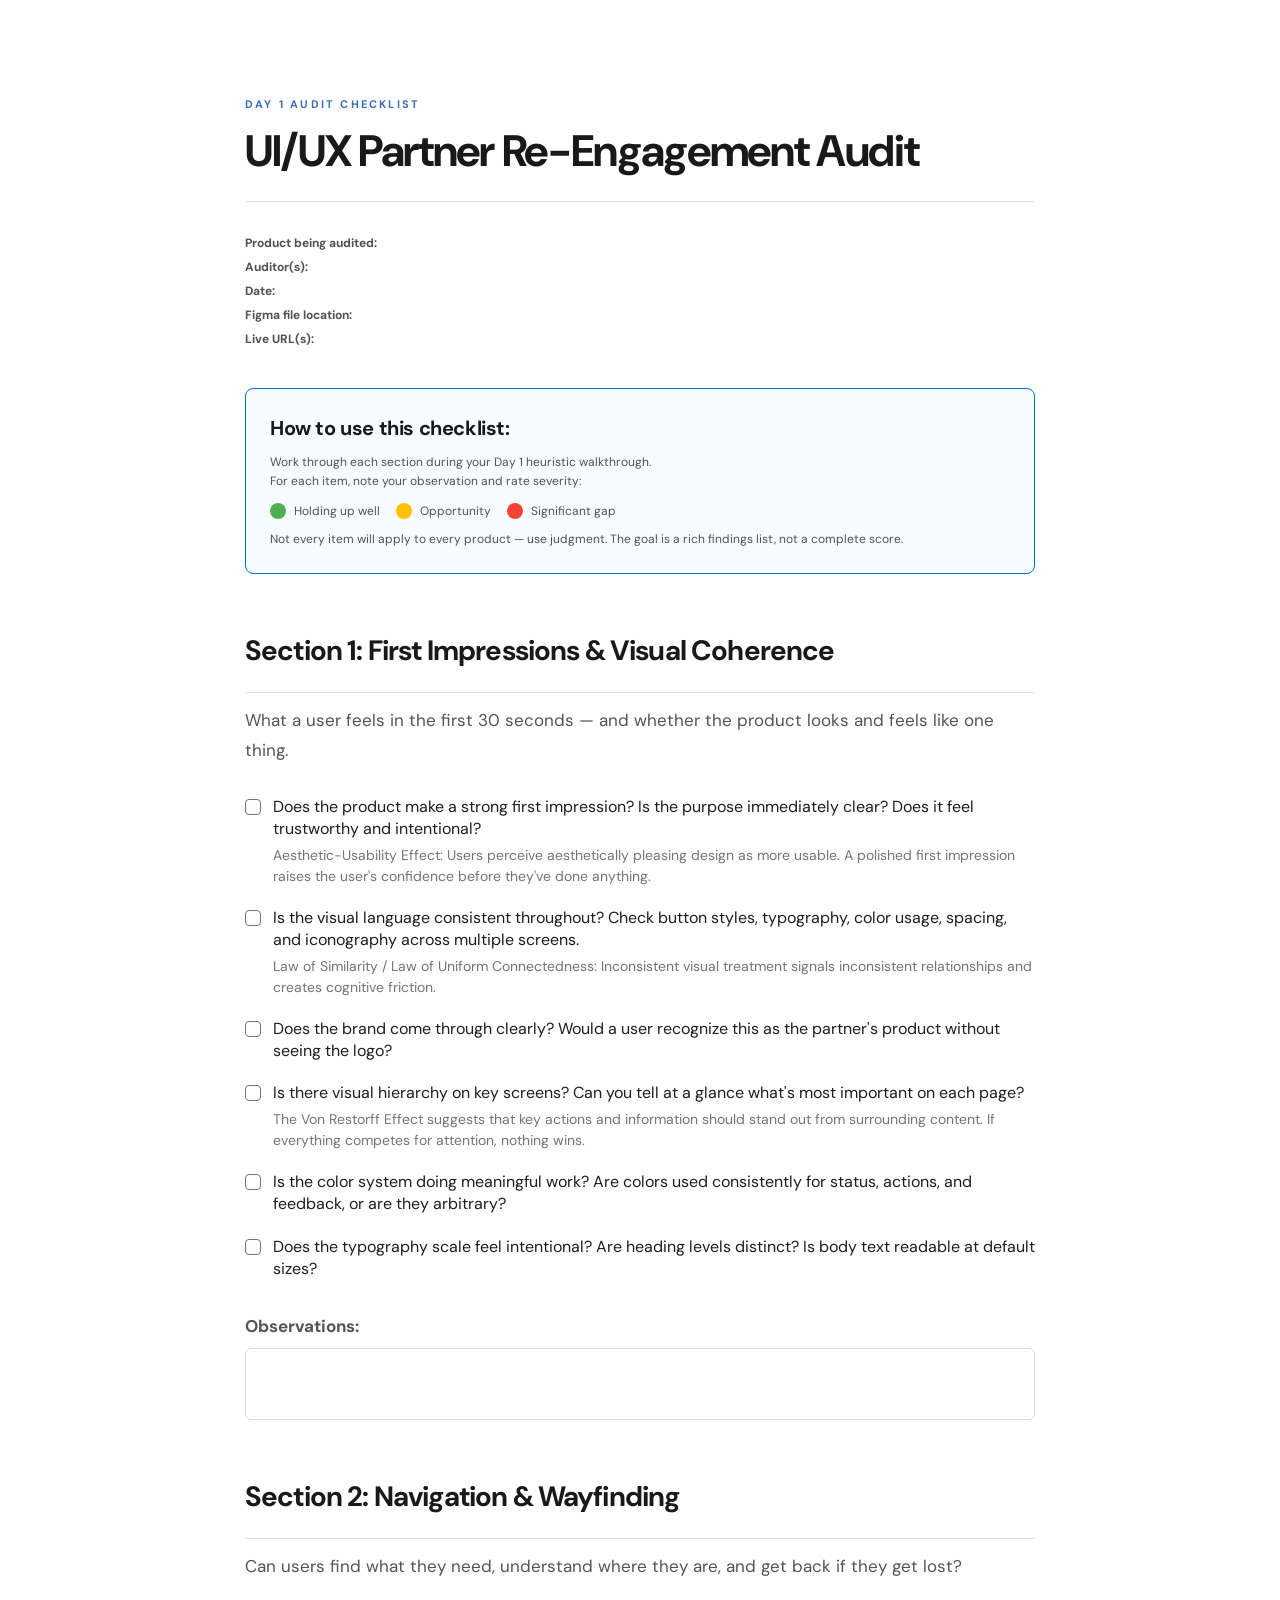
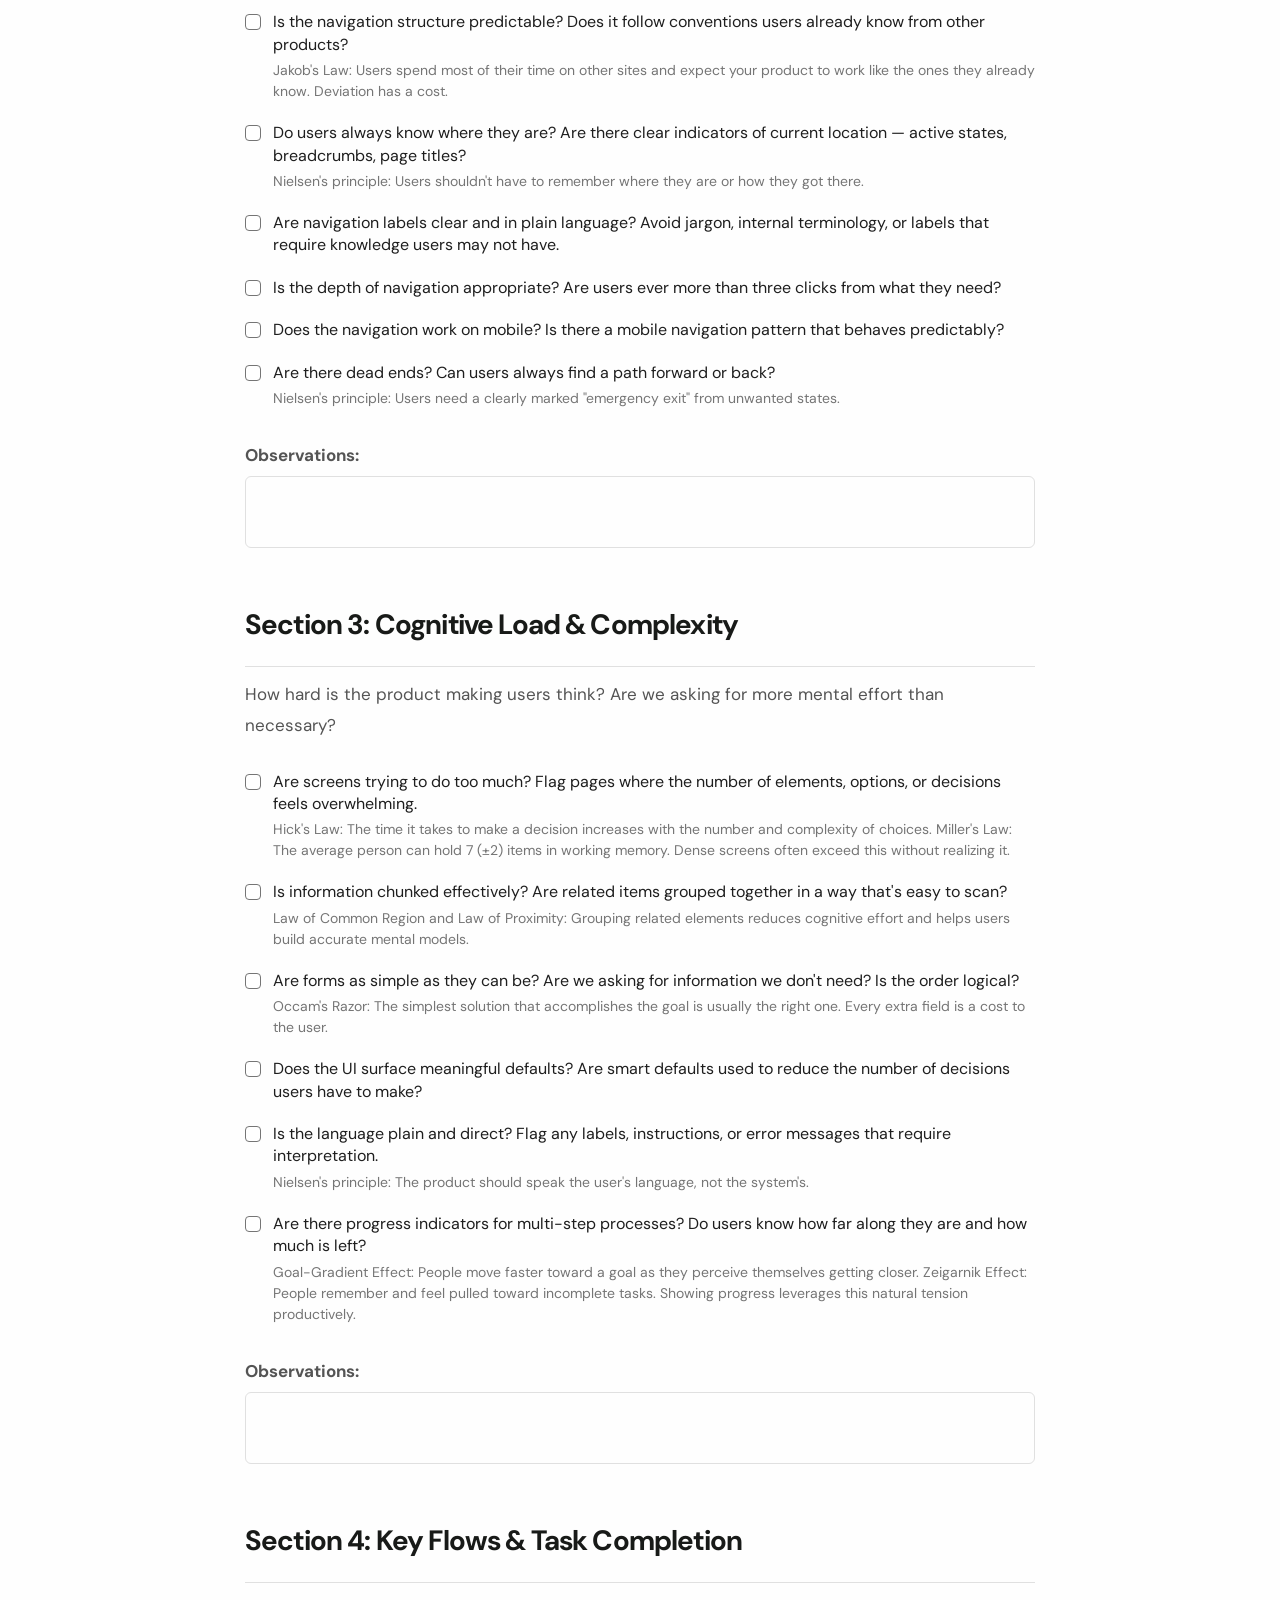
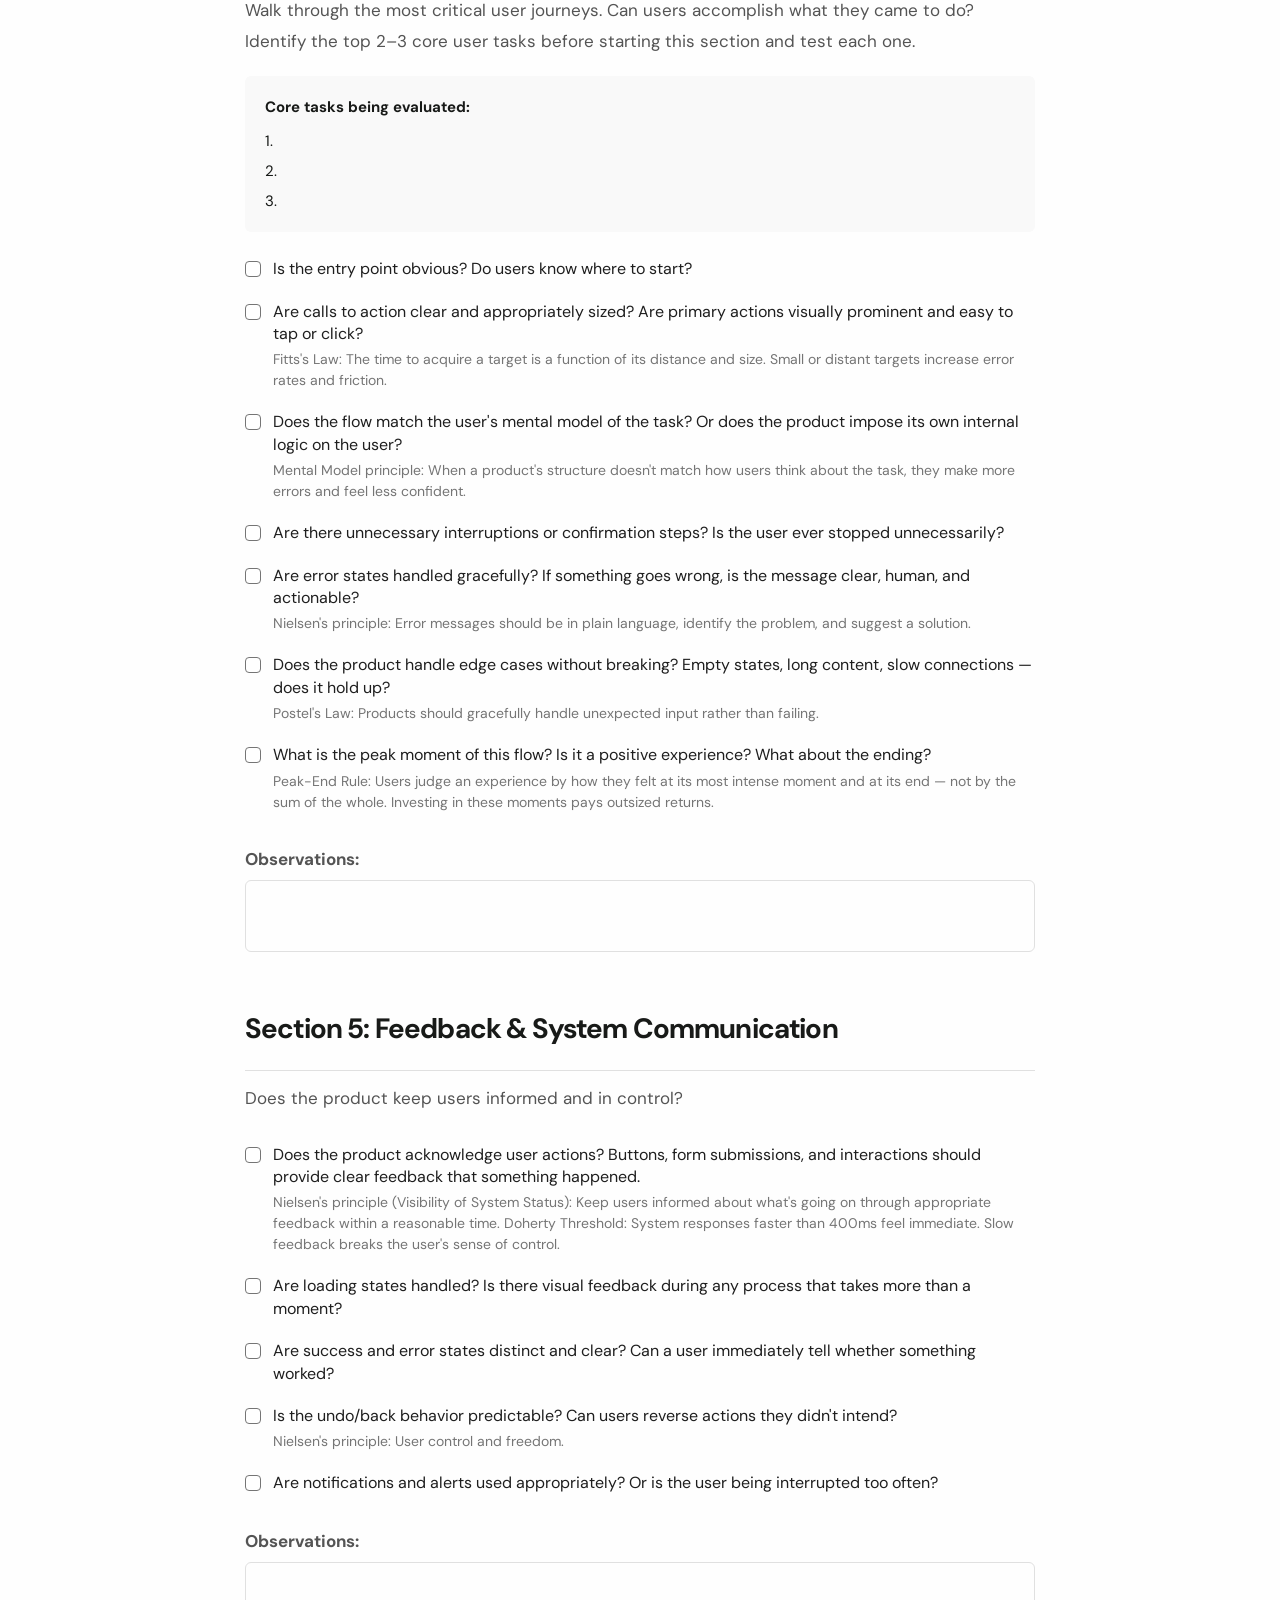
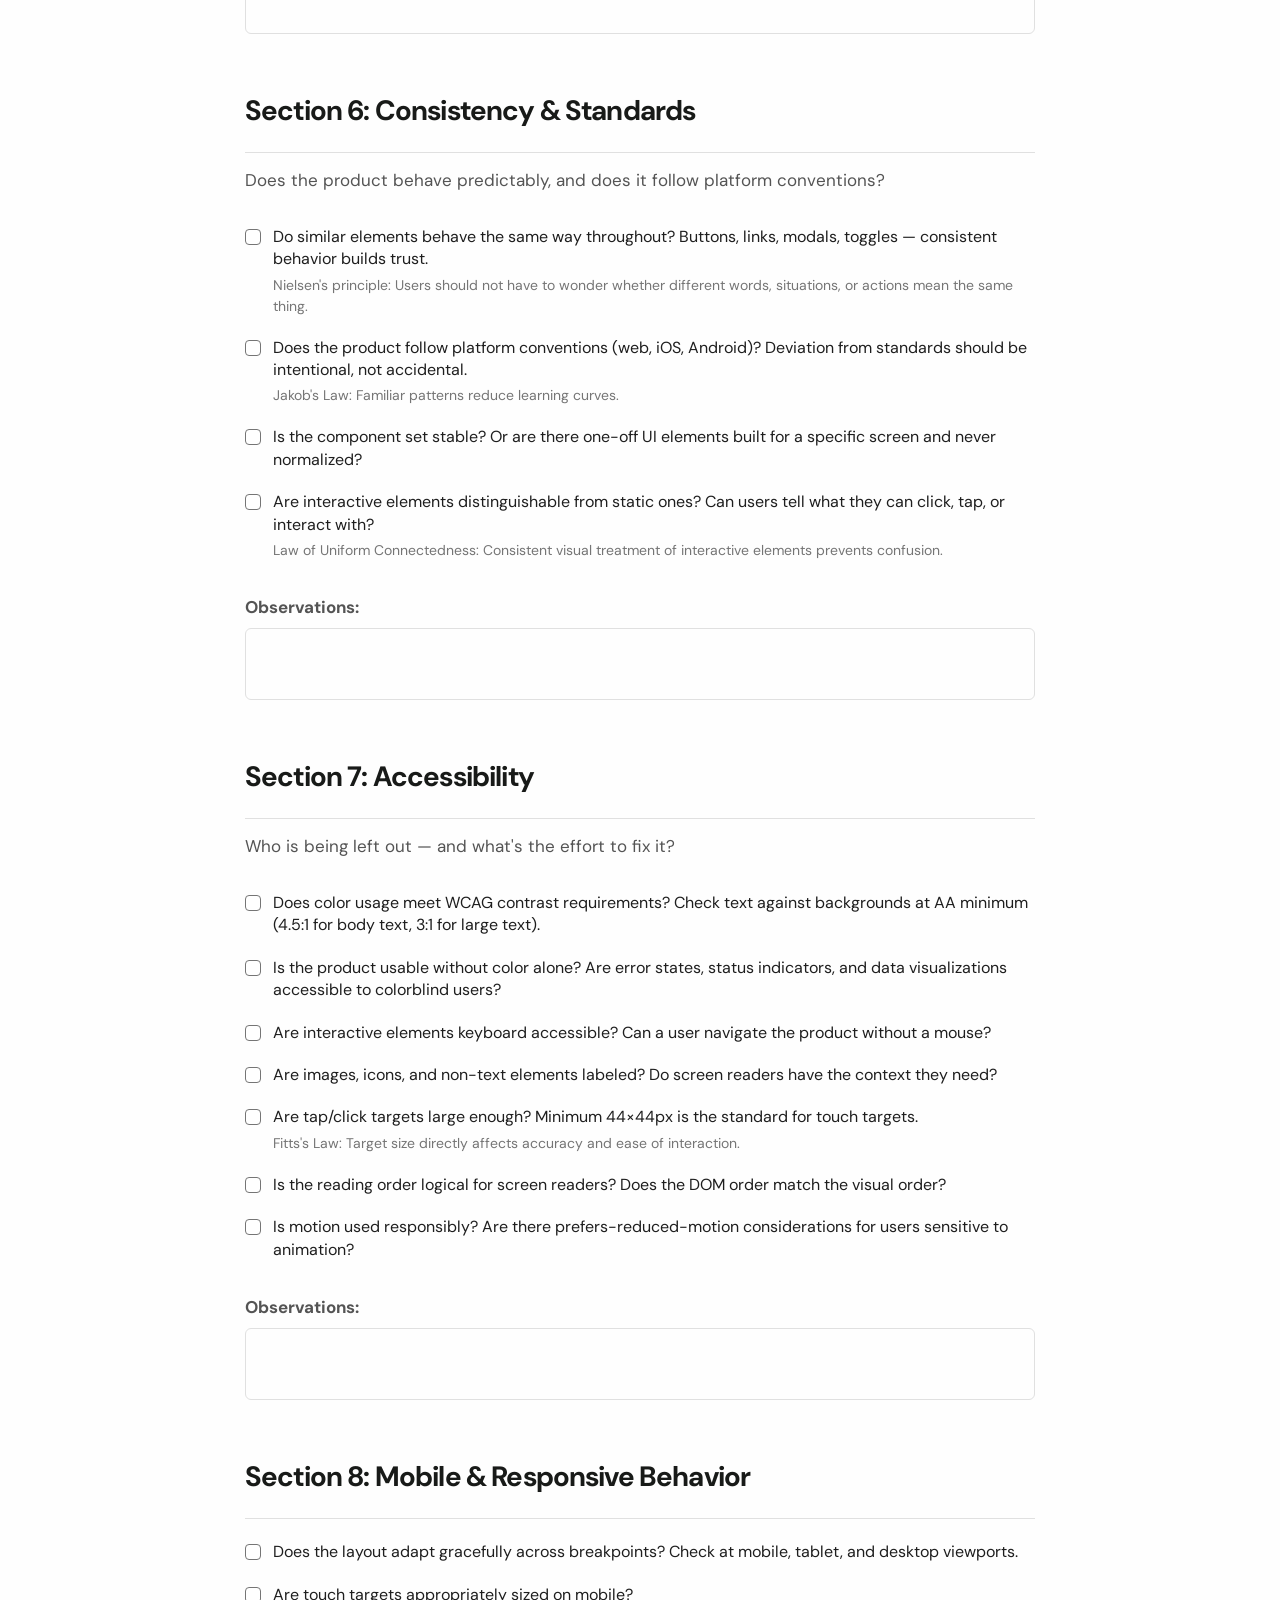
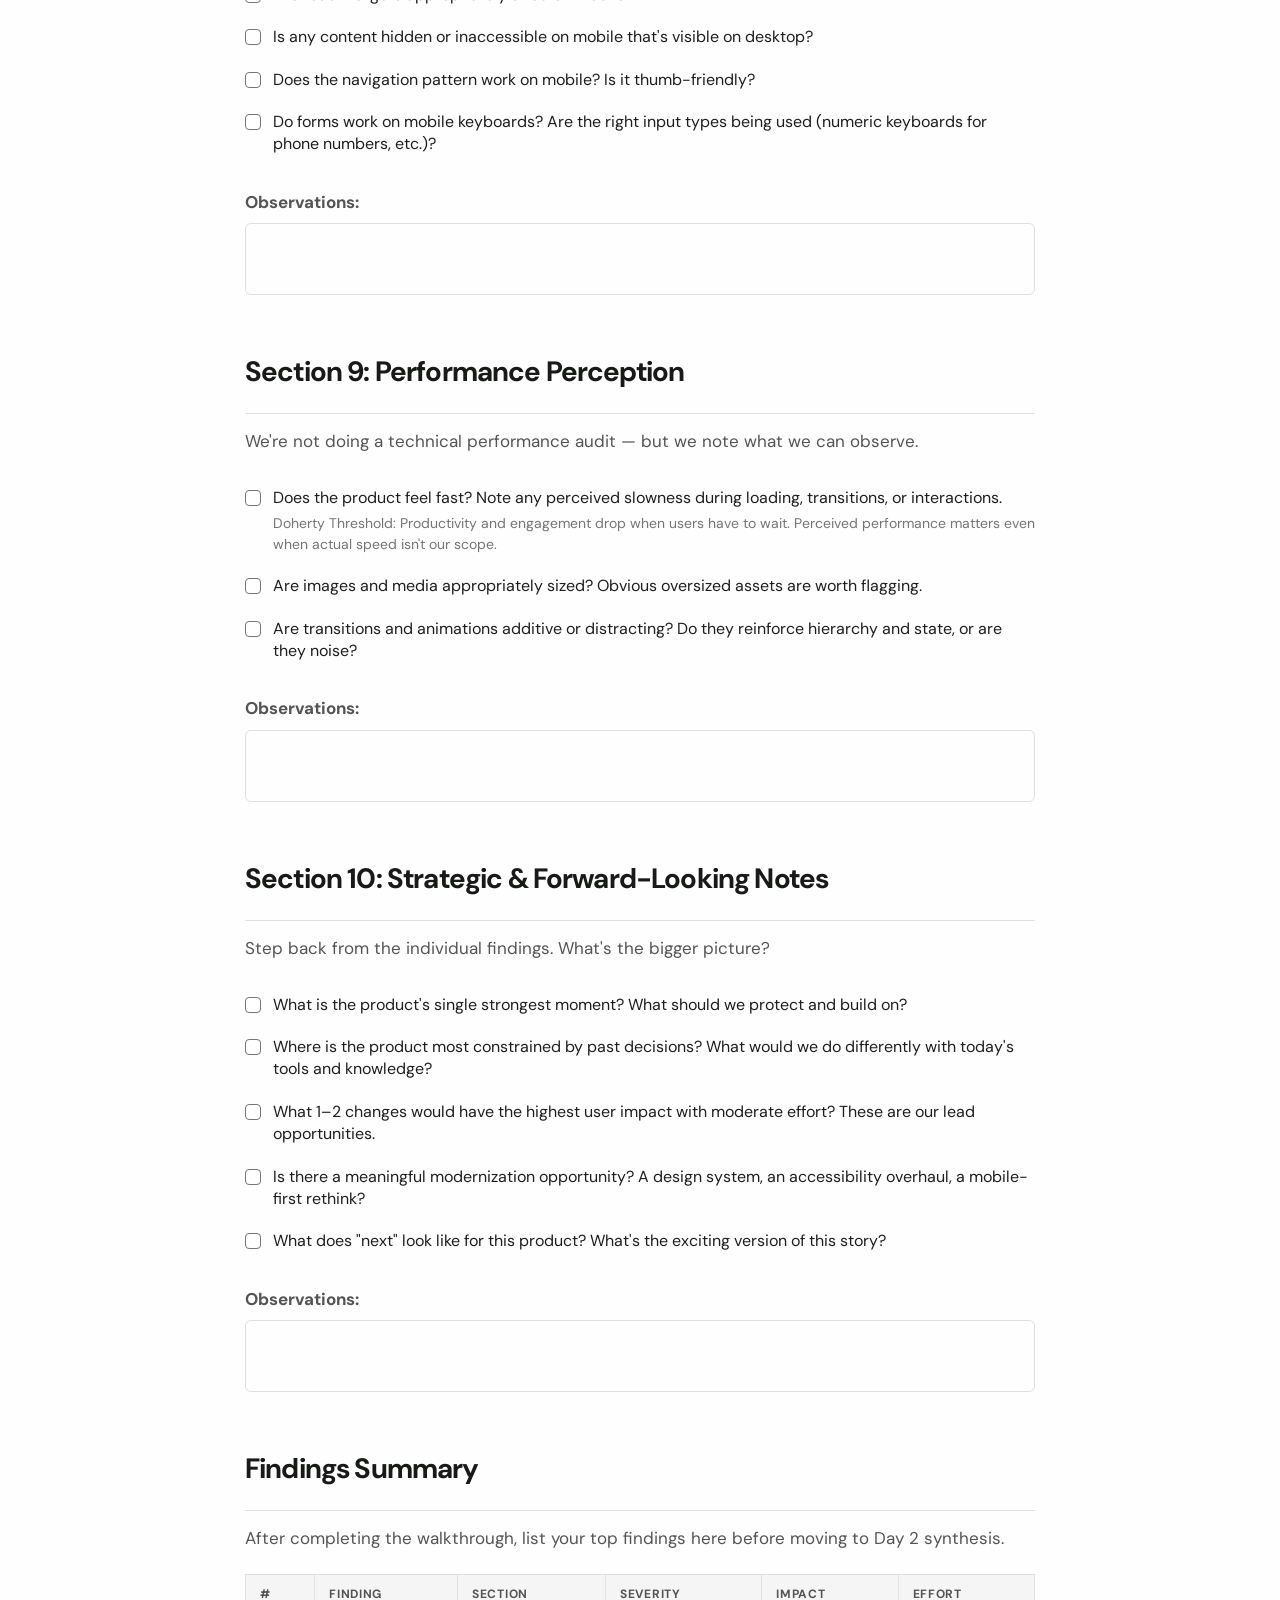
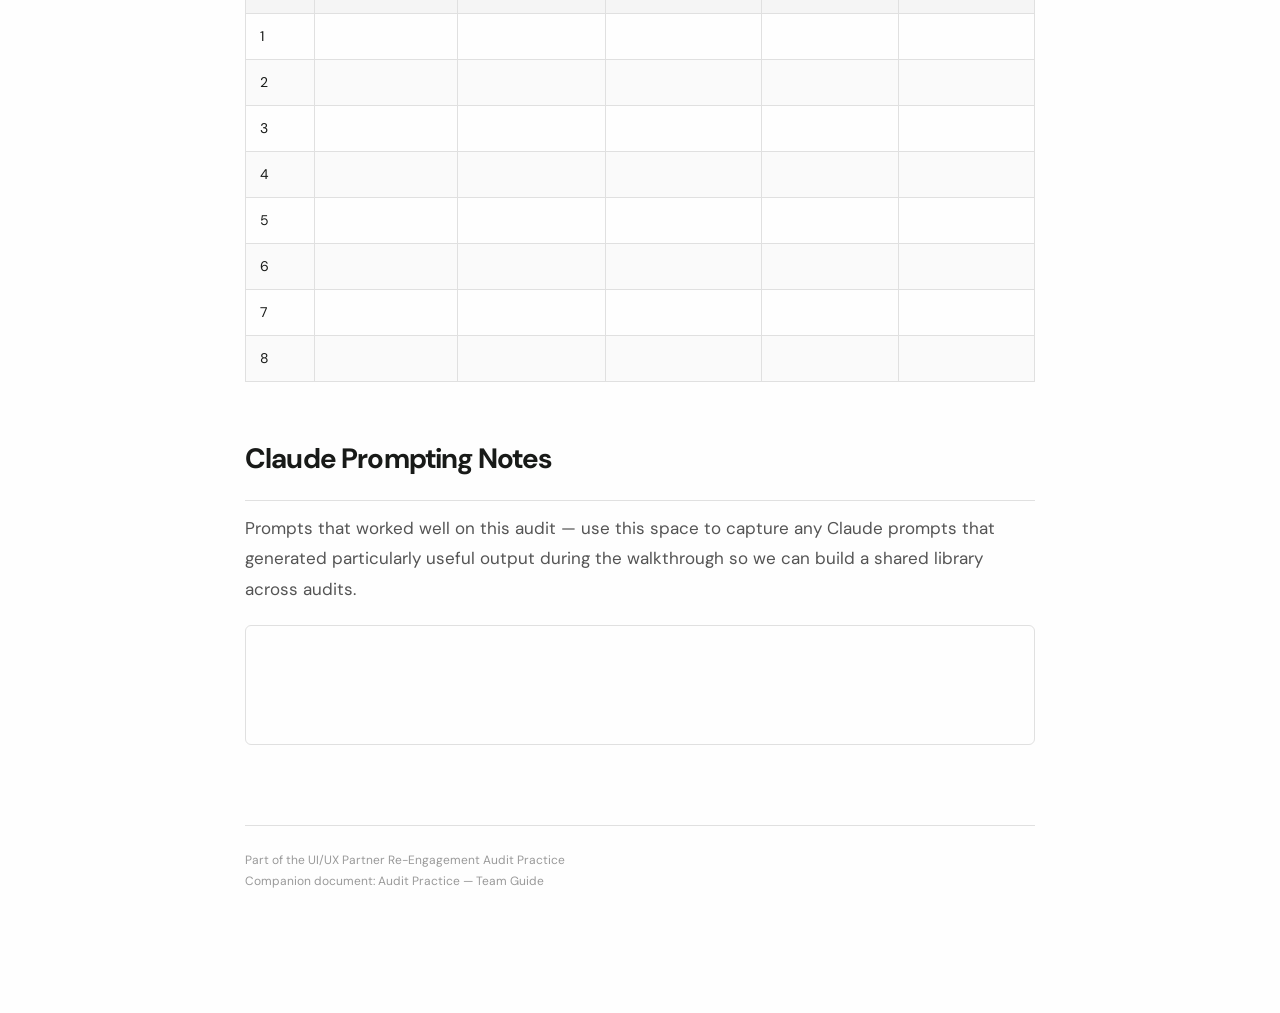
<file: skills/ux-audit/references/day-1-audit-checklist.html>
<!DOCTYPE html>
<html lang="en">
<head>
  <meta charset="UTF-8">
  <meta name="viewport" content="width=device-width, initial-scale=1.0">
  <title>UI/UX Partner Re-Engagement Audit — Day 1 Checklist</title>
  <link href="https://fonts.googleapis.com/css2?family=DM+Sans:ital,opsz,wght@0,9..40,300;0,9..40,400;0,9..40,500;0,9..40,600;0,9..40,700;0,9..40,800;1,9..40,300;1,9..40,400&display=swap" rel="stylesheet">
  <script src="https://mcp.figma.com/mcp/html-to-design/capture.js" async></script>
  <style>
    * { margin: 0; padding: 0; box-sizing: border-box; }

    body {
      font-family: 'DM Sans', -apple-system, sans-serif;
      background: #FEFEFE;
      color: #181A18;
      font-size: 16px;
      line-height: 1.5;
    }

    .page {
      max-width: 1080px;
      margin: 0 auto;
      padding: 96px 145px 120px;
    }

    /* ── HEADER ── */
    .eyebrow {
      font-size: 11px;
      font-weight: 700;
      letter-spacing: 0.2em;
      text-transform: uppercase;
      color: #3A70B3;
      display: block;
      margin-bottom: 12px;
    }

    .doc-title {
      font-size: 44px;
      font-weight: 700;
      letter-spacing: -0.03em;
      line-height: 1.2;
      color: #181A18;
      padding-bottom: 24px;
      border-bottom: 1px solid #E0E0E0;
      margin-bottom: 32px;
    }

    /* ── METADATA ── */
    .meta-fields {
      display: flex;
      flex-direction: column;
      gap: 6px;
      margin-bottom: 40px;
      font-size: 12px;
      color: #515151;
    }

    .meta-fields p strong {
      font-weight: 700;
    }

    /* ── HOW TO USE CALLOUT ── */
    .callout {
      background: #F5FBFF;
      border: 1px solid #0873C4;
      border-radius: 8px;
      padding: 24px;
      margin-bottom: 56px;
      display: flex;
      flex-direction: column;
      gap: 10px;
    }

    .callout-title {
      font-size: 20px;
      font-weight: 700;
      letter-spacing: -0.02em;
      color: #181A18;
    }

    .callout p {
      font-size: 12px;
      color: #515151;
      line-height: 1.6;
    }

    .severity-row {
      display: flex;
      align-items: center;
      gap: 16px;
      flex-wrap: wrap;
    }

    .severity-item {
      display: flex;
      align-items: center;
      gap: 8px;
      font-size: 12px;
      color: #515151;
    }

    .severity-dot {
      width: 16px;
      height: 16px;
      border-radius: 50%;
      flex-shrink: 0;
    }

    .dot-green  { background: #4CAF50; }
    .dot-yellow { background: #FFC107; }
    .dot-red    { background: #F44336; }

    .callout-note {
      font-size: 12px;
      color: #515151;
      line-height: 1.6;
    }

    /* ── SECTION ── */
    .section {
      margin-bottom: 56px;
    }

    .section-header {
      border-bottom: 1px solid #E0E0E0;
      padding-bottom: 20px;
      margin-bottom: 12px;
    }

    .section-title {
      font-size: 28px;
      font-weight: 700;
      letter-spacing: -0.03em;
      color: #181A18;
    }

    .section-intro {
      font-size: 17px;
      line-height: 1.8;
      color: #545454;
      margin-bottom: 20px;
    }

    /* ── CHECKLIST ITEMS ── */
    .checklist {
      display: flex;
      flex-direction: column;
      gap: 0;
      margin-bottom: 24px;
    }

    .check-item {
      display: flex;
      flex-direction: column;
      gap: 0;
      padding: 10px 0;
    }

    .check-row {
      display: flex;
      align-items: flex-start;
      gap: 12px;
    }

    .check-row input[type="checkbox"] {
      width: 16px;
      height: 16px;
      flex-shrink: 0;
      margin-top: 3px;
      border: 1px solid #757575;
      border-radius: 4px;
      appearance: none;
      -webkit-appearance: none;
      background: #FFFFFF;
      cursor: pointer;
      position: relative;
    }

    .check-row input[type="checkbox"]:checked {
      background: #3A70B3;
      border-color: #3A70B3;
    }

    .check-row input[type="checkbox"]:checked::after {
      content: '';
      position: absolute;
      left: 4px;
      top: 1px;
      width: 5px;
      height: 9px;
      border: 2px solid white;
      border-top: none;
      border-left: none;
      transform: rotate(45deg);
    }

    .check-label {
      font-size: 16px;
      color: #1E1E1E;
      line-height: 1.4;
      flex: 1;
    }

    .check-description {
      display: flex;
      gap: 12px;
      padding-top: 4px;
    }

    .check-description .spacer {
      width: 16px;
      flex-shrink: 0;
    }

    .check-description p {
      font-size: 14px;
      color: #757575;
      line-height: 1.5;
      flex: 1;
    }

    /* ── OBSERVATIONS ── */
    .observations-label {
      font-size: 17px;
      font-weight: 700;
      color: #545454;
      margin-top: 8px;
      margin-bottom: 8px;
      display: block;
    }

    .observations-area {
      border: 1px solid #E0E0E0;
      border-radius: 6px;
      min-height: 72px;
      padding: 12px 16px;
      font-size: 14px;
      color: #999;
      font-style: italic;
    }

    /* ── TASKS BLOCK ── */
    .tasks-block {
      margin: 16px 0;
      padding: 16px 20px;
      background: #F9F9F9;
      border-radius: 6px;
      font-size: 15px;
      color: #181A18;
      line-height: 2;
    }

    .tasks-block p { font-weight: 700; margin-bottom: 4px; }

    /* ── FINDINGS TABLE ── */
    .findings-table {
      width: 100%;
      border-collapse: collapse;
      font-size: 14px;
      margin-top: 16px;
    }

    .findings-table th {
      background: #F5F5F5;
      font-weight: 700;
      text-align: left;
      padding: 10px 14px;
      border: 1px solid #E0E0E0;
      font-size: 12px;
      letter-spacing: 0.06em;
      text-transform: uppercase;
      color: #545454;
    }

    .findings-table td {
      padding: 12px 14px;
      border: 1px solid #E0E0E0;
      color: #181A18;
      height: 44px;
    }

    .findings-table tr:nth-child(even) td {
      background: #FAFAFA;
    }

    /* ── FOOTER ── */
    .doc-footer {
      margin-top: 80px;
      padding-top: 24px;
      border-top: 1px solid #E0E0E0;
      font-size: 12px;
      color: #999;
      line-height: 1.8;
    }

    /* ── DIVIDER ── */
    hr {
      border: none;
      border-top: 1px solid #E0E0E0;
      margin: 0 0 48px 0;
    }
  </style>
</head>
<body>
<div class="page">

  <!-- HEADER -->
  <span class="eyebrow">Day 1 Audit Checklist</span>
  <h1 class="doc-title">UI/UX Partner Re-Engagement Audit</h1>

  <div class="meta-fields">
    <p><strong>Product being audited:</strong></p>
    <p><strong>Auditor(s):</strong></p>
    <p><strong>Date:</strong></p>
    <p><strong>Figma file location:</strong></p>
    <p><strong>Live URL(s):</strong></p>
  </div>

  <!-- HOW TO USE -->
  <div class="callout">
    <div class="callout-title">How to use this checklist:</div>
    <p>Work through each section during your Day 1 heuristic walkthrough.<br>For each item, note your observation and rate severity:</p>
    <div class="severity-row">
      <div class="severity-item"><div class="severity-dot dot-green"></div> Holding up well</div>
      <div class="severity-item"><div class="severity-dot dot-yellow"></div> Opportunity</div>
      <div class="severity-item"><div class="severity-dot dot-red"></div> Significant gap</div>
    </div>
    <p class="callout-note">Not every item will apply to every product — use judgment. The goal is a rich findings list, not a complete score.</p>
  </div>

  <!-- SECTION 1 -->
  <div class="section">
    <div class="section-header">
      <h2 class="section-title">Section 1: First Impressions &amp; Visual Coherence</h2>
    </div>
    <p class="section-intro">What a user feels in the first 30 seconds — and whether the product looks and feels like one thing.</p>
    <div class="checklist">

      <div class="check-item">
        <div class="check-row">
          <input type="checkbox">
          <label class="check-label">Does the product make a strong first impression? Is the purpose immediately clear? Does it feel trustworthy and intentional?</label>
        </div>
        <div class="check-description">
          <div class="spacer"></div>
          <p>Aesthetic-Usability Effect: Users perceive aesthetically pleasing design as more usable. A polished first impression raises the user's confidence before they've done anything.</p>
        </div>
      </div>

      <div class="check-item">
        <div class="check-row">
          <input type="checkbox">
          <label class="check-label">Is the visual language consistent throughout? Check button styles, typography, color usage, spacing, and iconography across multiple screens.</label>
        </div>
        <div class="check-description">
          <div class="spacer"></div>
          <p>Law of Similarity / Law of Uniform Connectedness: Inconsistent visual treatment signals inconsistent relationships and creates cognitive friction.</p>
        </div>
      </div>

      <div class="check-item">
        <div class="check-row">
          <input type="checkbox">
          <label class="check-label">Does the brand come through clearly? Would a user recognize this as the partner's product without seeing the logo?</label>
        </div>
      </div>

      <div class="check-item">
        <div class="check-row">
          <input type="checkbox">
          <label class="check-label">Is there visual hierarchy on key screens? Can you tell at a glance what's most important on each page?</label>
        </div>
        <div class="check-description">
          <div class="spacer"></div>
          <p>The Von Restorff Effect suggests that key actions and information should stand out from surrounding content. If everything competes for attention, nothing wins.</p>
        </div>
      </div>

      <div class="check-item">
        <div class="check-row">
          <input type="checkbox">
          <label class="check-label">Is the color system doing meaningful work? Are colors used consistently for status, actions, and feedback, or are they arbitrary?</label>
        </div>
      </div>

      <div class="check-item">
        <div class="check-row">
          <input type="checkbox">
          <label class="check-label">Does the typography scale feel intentional? Are heading levels distinct? Is body text readable at default sizes?</label>
        </div>
      </div>

    </div>
    <span class="observations-label">Observations:</span>
    <div class="observations-area"></div>
  </div>

  <!-- SECTION 2 -->
  <div class="section">
    <div class="section-header">
      <h2 class="section-title">Section 2: Navigation &amp; Wayfinding</h2>
    </div>
    <p class="section-intro">Can users find what they need, understand where they are, and get back if they get lost?</p>
    <div class="checklist">

      <div class="check-item">
        <div class="check-row">
          <input type="checkbox">
          <label class="check-label">Is the navigation structure predictable? Does it follow conventions users already know from other products?</label>
        </div>
        <div class="check-description">
          <div class="spacer"></div>
          <p>Jakob's Law: Users spend most of their time on other sites and expect your product to work like the ones they already know. Deviation has a cost.</p>
        </div>
      </div>

      <div class="check-item">
        <div class="check-row">
          <input type="checkbox">
          <label class="check-label">Do users always know where they are? Are there clear indicators of current location — active states, breadcrumbs, page titles?</label>
        </div>
        <div class="check-description">
          <div class="spacer"></div>
          <p>Nielsen's principle: Users shouldn't have to remember where they are or how they got there.</p>
        </div>
      </div>

      <div class="check-item">
        <div class="check-row">
          <input type="checkbox">
          <label class="check-label">Are navigation labels clear and in plain language? Avoid jargon, internal terminology, or labels that require knowledge users may not have.</label>
        </div>
      </div>

      <div class="check-item">
        <div class="check-row">
          <input type="checkbox">
          <label class="check-label">Is the depth of navigation appropriate? Are users ever more than three clicks from what they need?</label>
        </div>
      </div>

      <div class="check-item">
        <div class="check-row">
          <input type="checkbox">
          <label class="check-label">Does the navigation work on mobile? Is there a mobile navigation pattern that behaves predictably?</label>
        </div>
      </div>

      <div class="check-item">
        <div class="check-row">
          <input type="checkbox">
          <label class="check-label">Are there dead ends? Can users always find a path forward or back?</label>
        </div>
        <div class="check-description">
          <div class="spacer"></div>
          <p>Nielsen's principle: Users need a clearly marked "emergency exit" from unwanted states.</p>
        </div>
      </div>

    </div>
    <span class="observations-label">Observations:</span>
    <div class="observations-area"></div>
  </div>

  <!-- SECTION 3 -->
  <div class="section">
    <div class="section-header">
      <h2 class="section-title">Section 3: Cognitive Load &amp; Complexity</h2>
    </div>
    <p class="section-intro">How hard is the product making users think? Are we asking for more mental effort than necessary?</p>
    <div class="checklist">

      <div class="check-item">
        <div class="check-row">
          <input type="checkbox">
          <label class="check-label">Are screens trying to do too much? Flag pages where the number of elements, options, or decisions feels overwhelming.</label>
        </div>
        <div class="check-description">
          <div class="spacer"></div>
          <p>Hick's Law: The time it takes to make a decision increases with the number and complexity of choices. Miller's Law: The average person can hold 7 (±2) items in working memory. Dense screens often exceed this without realizing it.</p>
        </div>
      </div>

      <div class="check-item">
        <div class="check-row">
          <input type="checkbox">
          <label class="check-label">Is information chunked effectively? Are related items grouped together in a way that's easy to scan?</label>
        </div>
        <div class="check-description">
          <div class="spacer"></div>
          <p>Law of Common Region and Law of Proximity: Grouping related elements reduces cognitive effort and helps users build accurate mental models.</p>
        </div>
      </div>

      <div class="check-item">
        <div class="check-row">
          <input type="checkbox">
          <label class="check-label">Are forms as simple as they can be? Are we asking for information we don't need? Is the order logical?</label>
        </div>
        <div class="check-description">
          <div class="spacer"></div>
          <p>Occam's Razor: The simplest solution that accomplishes the goal is usually the right one. Every extra field is a cost to the user.</p>
        </div>
      </div>

      <div class="check-item">
        <div class="check-row">
          <input type="checkbox">
          <label class="check-label">Does the UI surface meaningful defaults? Are smart defaults used to reduce the number of decisions users have to make?</label>
        </div>
      </div>

      <div class="check-item">
        <div class="check-row">
          <input type="checkbox">
          <label class="check-label">Is the language plain and direct? Flag any labels, instructions, or error messages that require interpretation.</label>
        </div>
        <div class="check-description">
          <div class="spacer"></div>
          <p>Nielsen's principle: The product should speak the user's language, not the system's.</p>
        </div>
      </div>

      <div class="check-item">
        <div class="check-row">
          <input type="checkbox">
          <label class="check-label">Are there progress indicators for multi-step processes? Do users know how far along they are and how much is left?</label>
        </div>
        <div class="check-description">
          <div class="spacer"></div>
          <p>Goal-Gradient Effect: People move faster toward a goal as they perceive themselves getting closer. Zeigarnik Effect: People remember and feel pulled toward incomplete tasks. Showing progress leverages this natural tension productively.</p>
        </div>
      </div>

    </div>
    <span class="observations-label">Observations:</span>
    <div class="observations-area"></div>
  </div>

  <!-- SECTION 4 -->
  <div class="section">
    <div class="section-header">
      <h2 class="section-title">Section 4: Key Flows &amp; Task Completion</h2>
    </div>
    <p class="section-intro">Walk through the most critical user journeys. Can users accomplish what they came to do? Identify the top 2–3 core user tasks before starting this section and test each one.</p>

    <div class="tasks-block">
      <p>Core tasks being evaluated:</p>
      1.<br>
      2.<br>
      3.
    </div>

    <div class="checklist">

      <div class="check-item">
        <div class="check-row">
          <input type="checkbox">
          <label class="check-label">Is the entry point obvious? Do users know where to start?</label>
        </div>
      </div>

      <div class="check-item">
        <div class="check-row">
          <input type="checkbox">
          <label class="check-label">Are calls to action clear and appropriately sized? Are primary actions visually prominent and easy to tap or click?</label>
        </div>
        <div class="check-description">
          <div class="spacer"></div>
          <p>Fitts's Law: The time to acquire a target is a function of its distance and size. Small or distant targets increase error rates and friction.</p>
        </div>
      </div>

      <div class="check-item">
        <div class="check-row">
          <input type="checkbox">
          <label class="check-label">Does the flow match the user's mental model of the task? Or does the product impose its own internal logic on the user?</label>
        </div>
        <div class="check-description">
          <div class="spacer"></div>
          <p>Mental Model principle: When a product's structure doesn't match how users think about the task, they make more errors and feel less confident.</p>
        </div>
      </div>

      <div class="check-item">
        <div class="check-row">
          <input type="checkbox">
          <label class="check-label">Are there unnecessary interruptions or confirmation steps? Is the user ever stopped unnecessarily?</label>
        </div>
      </div>

      <div class="check-item">
        <div class="check-row">
          <input type="checkbox">
          <label class="check-label">Are error states handled gracefully? If something goes wrong, is the message clear, human, and actionable?</label>
        </div>
        <div class="check-description">
          <div class="spacer"></div>
          <p>Nielsen's principle: Error messages should be in plain language, identify the problem, and suggest a solution.</p>
        </div>
      </div>

      <div class="check-item">
        <div class="check-row">
          <input type="checkbox">
          <label class="check-label">Does the product handle edge cases without breaking? Empty states, long content, slow connections — does it hold up?</label>
        </div>
        <div class="check-description">
          <div class="spacer"></div>
          <p>Postel's Law: Products should gracefully handle unexpected input rather than failing.</p>
        </div>
      </div>

      <div class="check-item">
        <div class="check-row">
          <input type="checkbox">
          <label class="check-label">What is the peak moment of this flow? Is it a positive experience? What about the ending?</label>
        </div>
        <div class="check-description">
          <div class="spacer"></div>
          <p>Peak-End Rule: Users judge an experience by how they felt at its most intense moment and at its end — not by the sum of the whole. Investing in these moments pays outsized returns.</p>
        </div>
      </div>

    </div>
    <span class="observations-label">Observations:</span>
    <div class="observations-area"></div>
  </div>

  <!-- SECTION 5 -->
  <div class="section">
    <div class="section-header">
      <h2 class="section-title">Section 5: Feedback &amp; System Communication</h2>
    </div>
    <p class="section-intro">Does the product keep users informed and in control?</p>
    <div class="checklist">

      <div class="check-item">
        <div class="check-row">
          <input type="checkbox">
          <label class="check-label">Does the product acknowledge user actions? Buttons, form submissions, and interactions should provide clear feedback that something happened.</label>
        </div>
        <div class="check-description">
          <div class="spacer"></div>
          <p>Nielsen's principle (Visibility of System Status): Keep users informed about what's going on through appropriate feedback within a reasonable time. Doherty Threshold: System responses faster than 400ms feel immediate. Slow feedback breaks the user's sense of control.</p>
        </div>
      </div>

      <div class="check-item">
        <div class="check-row">
          <input type="checkbox">
          <label class="check-label">Are loading states handled? Is there visual feedback during any process that takes more than a moment?</label>
        </div>
      </div>

      <div class="check-item">
        <div class="check-row">
          <input type="checkbox">
          <label class="check-label">Are success and error states distinct and clear? Can a user immediately tell whether something worked?</label>
        </div>
      </div>

      <div class="check-item">
        <div class="check-row">
          <input type="checkbox">
          <label class="check-label">Is the undo/back behavior predictable? Can users reverse actions they didn't intend?</label>
        </div>
        <div class="check-description">
          <div class="spacer"></div>
          <p>Nielsen's principle: User control and freedom.</p>
        </div>
      </div>

      <div class="check-item">
        <div class="check-row">
          <input type="checkbox">
          <label class="check-label">Are notifications and alerts used appropriately? Or is the user being interrupted too often?</label>
        </div>
      </div>

    </div>
    <span class="observations-label">Observations:</span>
    <div class="observations-area"></div>
  </div>

  <!-- SECTION 6 -->
  <div class="section">
    <div class="section-header">
      <h2 class="section-title">Section 6: Consistency &amp; Standards</h2>
    </div>
    <p class="section-intro">Does the product behave predictably, and does it follow platform conventions?</p>
    <div class="checklist">

      <div class="check-item">
        <div class="check-row">
          <input type="checkbox">
          <label class="check-label">Do similar elements behave the same way throughout? Buttons, links, modals, toggles — consistent behavior builds trust.</label>
        </div>
        <div class="check-description">
          <div class="spacer"></div>
          <p>Nielsen's principle: Users should not have to wonder whether different words, situations, or actions mean the same thing.</p>
        </div>
      </div>

      <div class="check-item">
        <div class="check-row">
          <input type="checkbox">
          <label class="check-label">Does the product follow platform conventions (web, iOS, Android)? Deviation from standards should be intentional, not accidental.</label>
        </div>
        <div class="check-description">
          <div class="spacer"></div>
          <p>Jakob's Law: Familiar patterns reduce learning curves.</p>
        </div>
      </div>

      <div class="check-item">
        <div class="check-row">
          <input type="checkbox">
          <label class="check-label">Is the component set stable? Or are there one-off UI elements built for a specific screen and never normalized?</label>
        </div>
      </div>

      <div class="check-item">
        <div class="check-row">
          <input type="checkbox">
          <label class="check-label">Are interactive elements distinguishable from static ones? Can users tell what they can click, tap, or interact with?</label>
        </div>
        <div class="check-description">
          <div class="spacer"></div>
          <p>Law of Uniform Connectedness: Consistent visual treatment of interactive elements prevents confusion.</p>
        </div>
      </div>

    </div>
    <span class="observations-label">Observations:</span>
    <div class="observations-area"></div>
  </div>

  <!-- SECTION 7 -->
  <div class="section">
    <div class="section-header">
      <h2 class="section-title">Section 7: Accessibility</h2>
    </div>
    <p class="section-intro">Who is being left out — and what's the effort to fix it?</p>
    <div class="checklist">

      <div class="check-item">
        <div class="check-row">
          <input type="checkbox">
          <label class="check-label">Does color usage meet WCAG contrast requirements? Check text against backgrounds at AA minimum (4.5:1 for body text, 3:1 for large text).</label>
        </div>
      </div>

      <div class="check-item">
        <div class="check-row">
          <input type="checkbox">
          <label class="check-label">Is the product usable without color alone? Are error states, status indicators, and data visualizations accessible to colorblind users?</label>
        </div>
      </div>

      <div class="check-item">
        <div class="check-row">
          <input type="checkbox">
          <label class="check-label">Are interactive elements keyboard accessible? Can a user navigate the product without a mouse?</label>
        </div>
      </div>

      <div class="check-item">
        <div class="check-row">
          <input type="checkbox">
          <label class="check-label">Are images, icons, and non-text elements labeled? Do screen readers have the context they need?</label>
        </div>
      </div>

      <div class="check-item">
        <div class="check-row">
          <input type="checkbox">
          <label class="check-label">Are tap/click targets large enough? Minimum 44×44px is the standard for touch targets.</label>
        </div>
        <div class="check-description">
          <div class="spacer"></div>
          <p>Fitts's Law: Target size directly affects accuracy and ease of interaction.</p>
        </div>
      </div>

      <div class="check-item">
        <div class="check-row">
          <input type="checkbox">
          <label class="check-label">Is the reading order logical for screen readers? Does the DOM order match the visual order?</label>
        </div>
      </div>

      <div class="check-item">
        <div class="check-row">
          <input type="checkbox">
          <label class="check-label">Is motion used responsibly? Are there prefers-reduced-motion considerations for users sensitive to animation?</label>
        </div>
      </div>

    </div>
    <span class="observations-label">Observations:</span>
    <div class="observations-area"></div>
  </div>

  <!-- SECTION 8 -->
  <div class="section">
    <div class="section-header">
      <h2 class="section-title">Section 8: Mobile &amp; Responsive Behavior</h2>
    </div>
    <div class="checklist">

      <div class="check-item">
        <div class="check-row">
          <input type="checkbox">
          <label class="check-label">Does the layout adapt gracefully across breakpoints? Check at mobile, tablet, and desktop viewports.</label>
        </div>
      </div>

      <div class="check-item">
        <div class="check-row">
          <input type="checkbox">
          <label class="check-label">Are touch targets appropriately sized on mobile?</label>
        </div>
      </div>

      <div class="check-item">
        <div class="check-row">
          <input type="checkbox">
          <label class="check-label">Is any content hidden or inaccessible on mobile that's visible on desktop?</label>
        </div>
      </div>

      <div class="check-item">
        <div class="check-row">
          <input type="checkbox">
          <label class="check-label">Does the navigation pattern work on mobile? Is it thumb-friendly?</label>
        </div>
      </div>

      <div class="check-item">
        <div class="check-row">
          <input type="checkbox">
          <label class="check-label">Do forms work on mobile keyboards? Are the right input types being used (numeric keyboards for phone numbers, etc.)?</label>
        </div>
      </div>

    </div>
    <span class="observations-label">Observations:</span>
    <div class="observations-area"></div>
  </div>

  <!-- SECTION 9 -->
  <div class="section">
    <div class="section-header">
      <h2 class="section-title">Section 9: Performance Perception</h2>
    </div>
    <p class="section-intro">We're not doing a technical performance audit — but we note what we can observe.</p>
    <div class="checklist">

      <div class="check-item">
        <div class="check-row">
          <input type="checkbox">
          <label class="check-label">Does the product feel fast? Note any perceived slowness during loading, transitions, or interactions.</label>
        </div>
        <div class="check-description">
          <div class="spacer"></div>
          <p>Doherty Threshold: Productivity and engagement drop when users have to wait. Perceived performance matters even when actual speed isn't our scope.</p>
        </div>
      </div>

      <div class="check-item">
        <div class="check-row">
          <input type="checkbox">
          <label class="check-label">Are images and media appropriately sized? Obvious oversized assets are worth flagging.</label>
        </div>
      </div>

      <div class="check-item">
        <div class="check-row">
          <input type="checkbox">
          <label class="check-label">Are transitions and animations additive or distracting? Do they reinforce hierarchy and state, or are they noise?</label>
        </div>
      </div>

    </div>
    <span class="observations-label">Observations:</span>
    <div class="observations-area"></div>
  </div>

  <!-- SECTION 10 -->
  <div class="section">
    <div class="section-header">
      <h2 class="section-title">Section 10: Strategic &amp; Forward-Looking Notes</h2>
    </div>
    <p class="section-intro">Step back from the individual findings. What's the bigger picture?</p>
    <div class="checklist">

      <div class="check-item">
        <div class="check-row">
          <input type="checkbox">
          <label class="check-label">What is the product's single strongest moment? What should we protect and build on?</label>
        </div>
      </div>

      <div class="check-item">
        <div class="check-row">
          <input type="checkbox">
          <label class="check-label">Where is the product most constrained by past decisions? What would we do differently with today's tools and knowledge?</label>
        </div>
      </div>

      <div class="check-item">
        <div class="check-row">
          <input type="checkbox">
          <label class="check-label">What 1–2 changes would have the highest user impact with moderate effort? These are our lead opportunities.</label>
        </div>
      </div>

      <div class="check-item">
        <div class="check-row">
          <input type="checkbox">
          <label class="check-label">Is there a meaningful modernization opportunity? A design system, an accessibility overhaul, a mobile-first rethink?</label>
        </div>
      </div>

      <div class="check-item">
        <div class="check-row">
          <input type="checkbox">
          <label class="check-label">What does "next" look like for this product? What's the exciting version of this story?</label>
        </div>
      </div>

    </div>
    <span class="observations-label">Observations:</span>
    <div class="observations-area"></div>
  </div>

  <!-- FINDINGS SUMMARY -->
  <div class="section">
    <div class="section-header">
      <h2 class="section-title">Findings Summary</h2>
    </div>
    <p class="section-intro">After completing the walkthrough, list your top findings here before moving to Day 2 synthesis.</p>
    <table class="findings-table">
      <thead>
        <tr>
          <th>#</th>
          <th>Finding</th>
          <th>Section</th>
          <th>Severity</th>
          <th>Impact</th>
          <th>Effort</th>
        </tr>
      </thead>
      <tbody>
        <tr><td>1</td><td></td><td></td><td></td><td></td><td></td></tr>
        <tr><td>2</td><td></td><td></td><td></td><td></td><td></td></tr>
        <tr><td>3</td><td></td><td></td><td></td><td></td><td></td></tr>
        <tr><td>4</td><td></td><td></td><td></td><td></td><td></td></tr>
        <tr><td>5</td><td></td><td></td><td></td><td></td><td></td></tr>
        <tr><td>6</td><td></td><td></td><td></td><td></td><td></td></tr>
        <tr><td>7</td><td></td><td></td><td></td><td></td><td></td></tr>
        <tr><td>8</td><td></td><td></td><td></td><td></td><td></td></tr>
      </tbody>
    </table>
  </div>

  <!-- CLAUDE PROMPTING NOTES -->
  <div class="section">
    <div class="section-header">
      <h2 class="section-title">Claude Prompting Notes</h2>
    </div>
    <p class="section-intro">Prompts that worked well on this audit — use this space to capture any Claude prompts that generated particularly useful output during the walkthrough so we can build a shared library across audits.</p>
    <div class="observations-area" style="min-height: 120px;"></div>
  </div>

  <!-- FOOTER -->
  <div class="doc-footer">
    Part of the UI/UX Partner Re-Engagement Audit Practice<br>
    Companion document: Audit Practice — Team Guide
  </div>

</div>
</body>
</html>
</file>
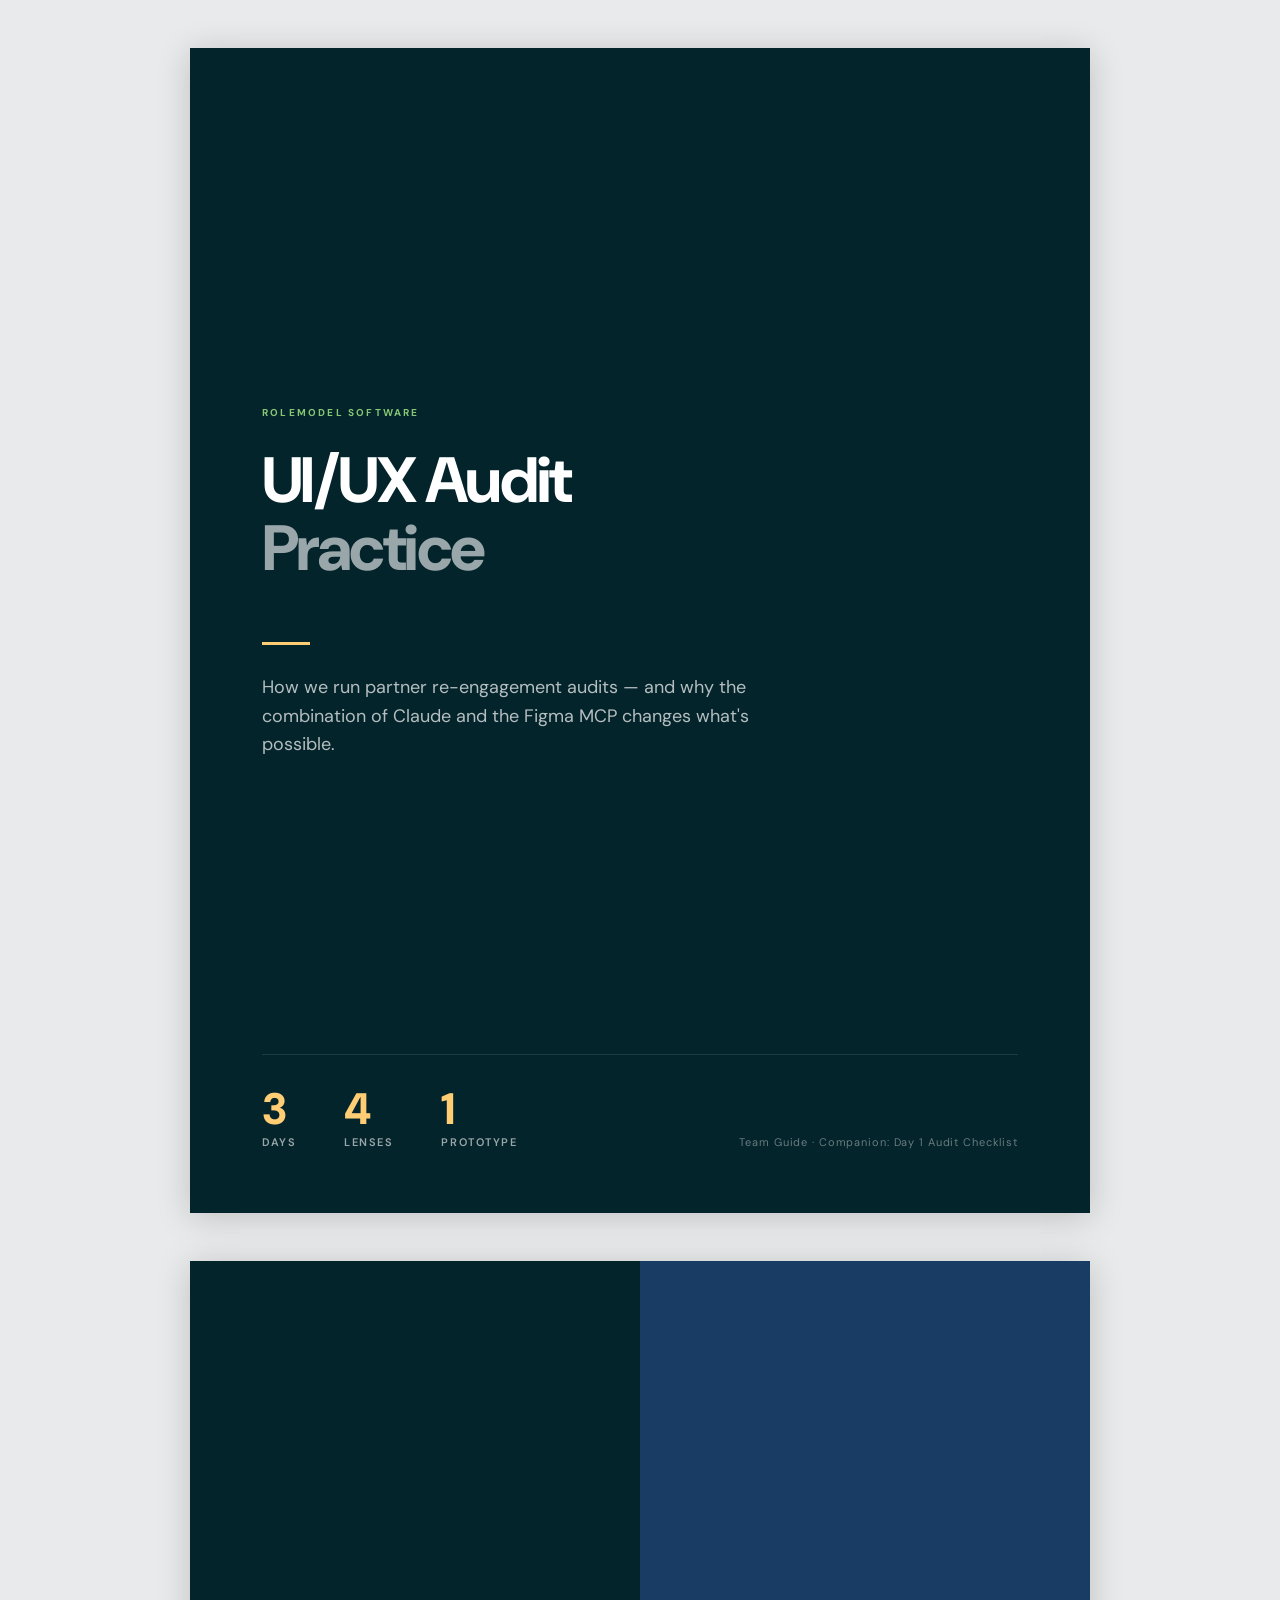
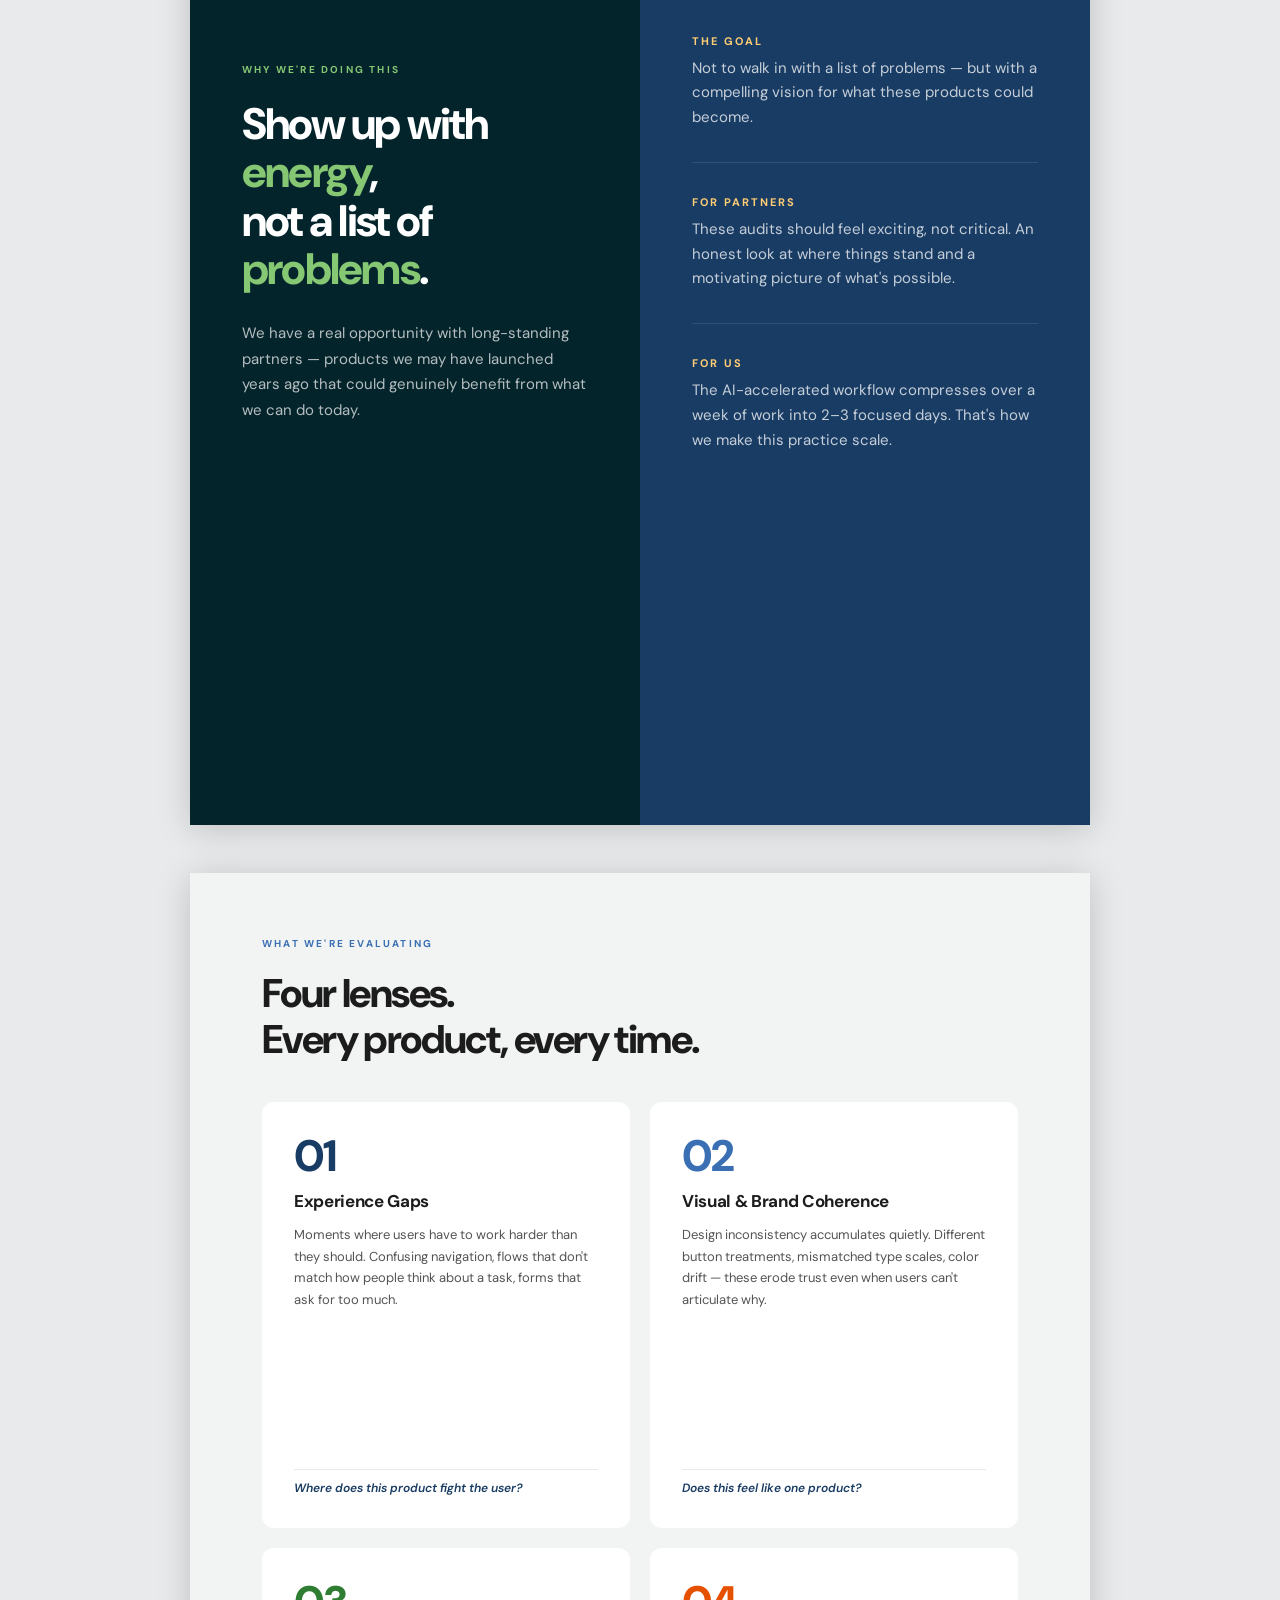
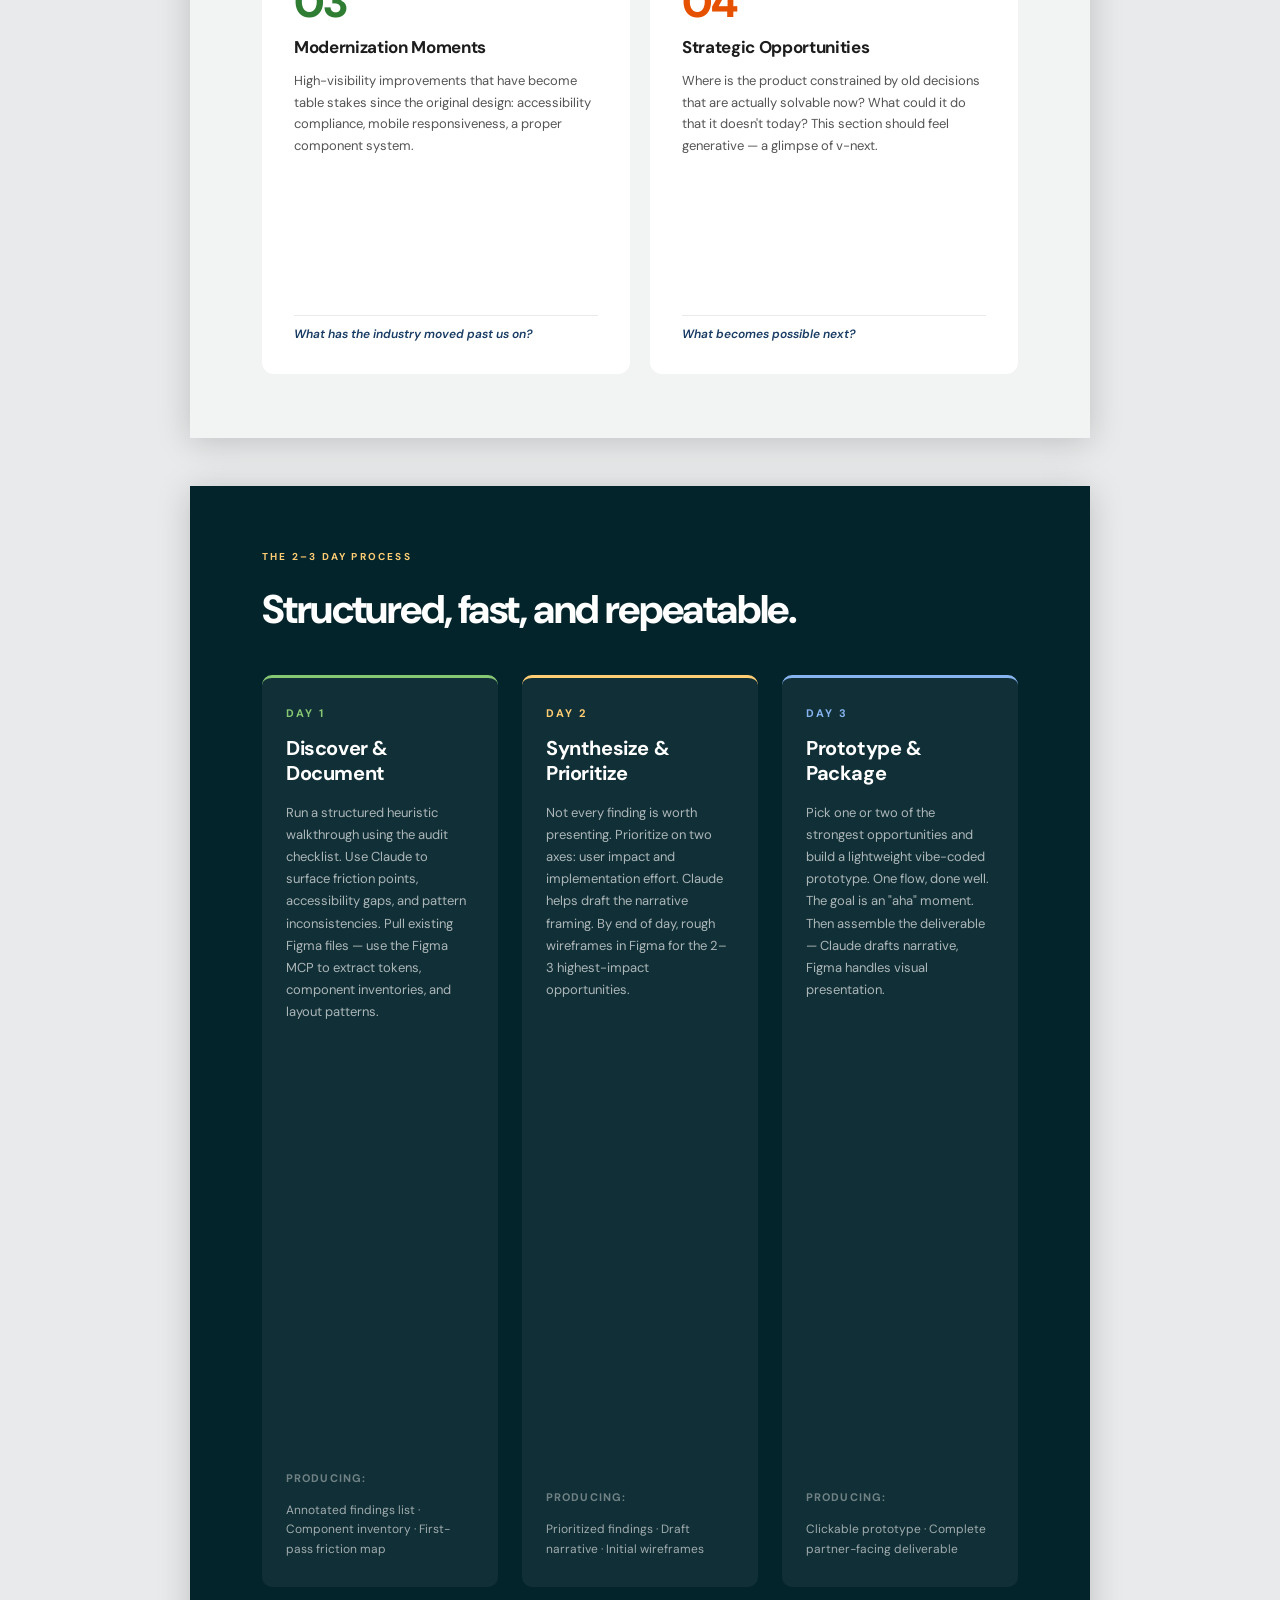
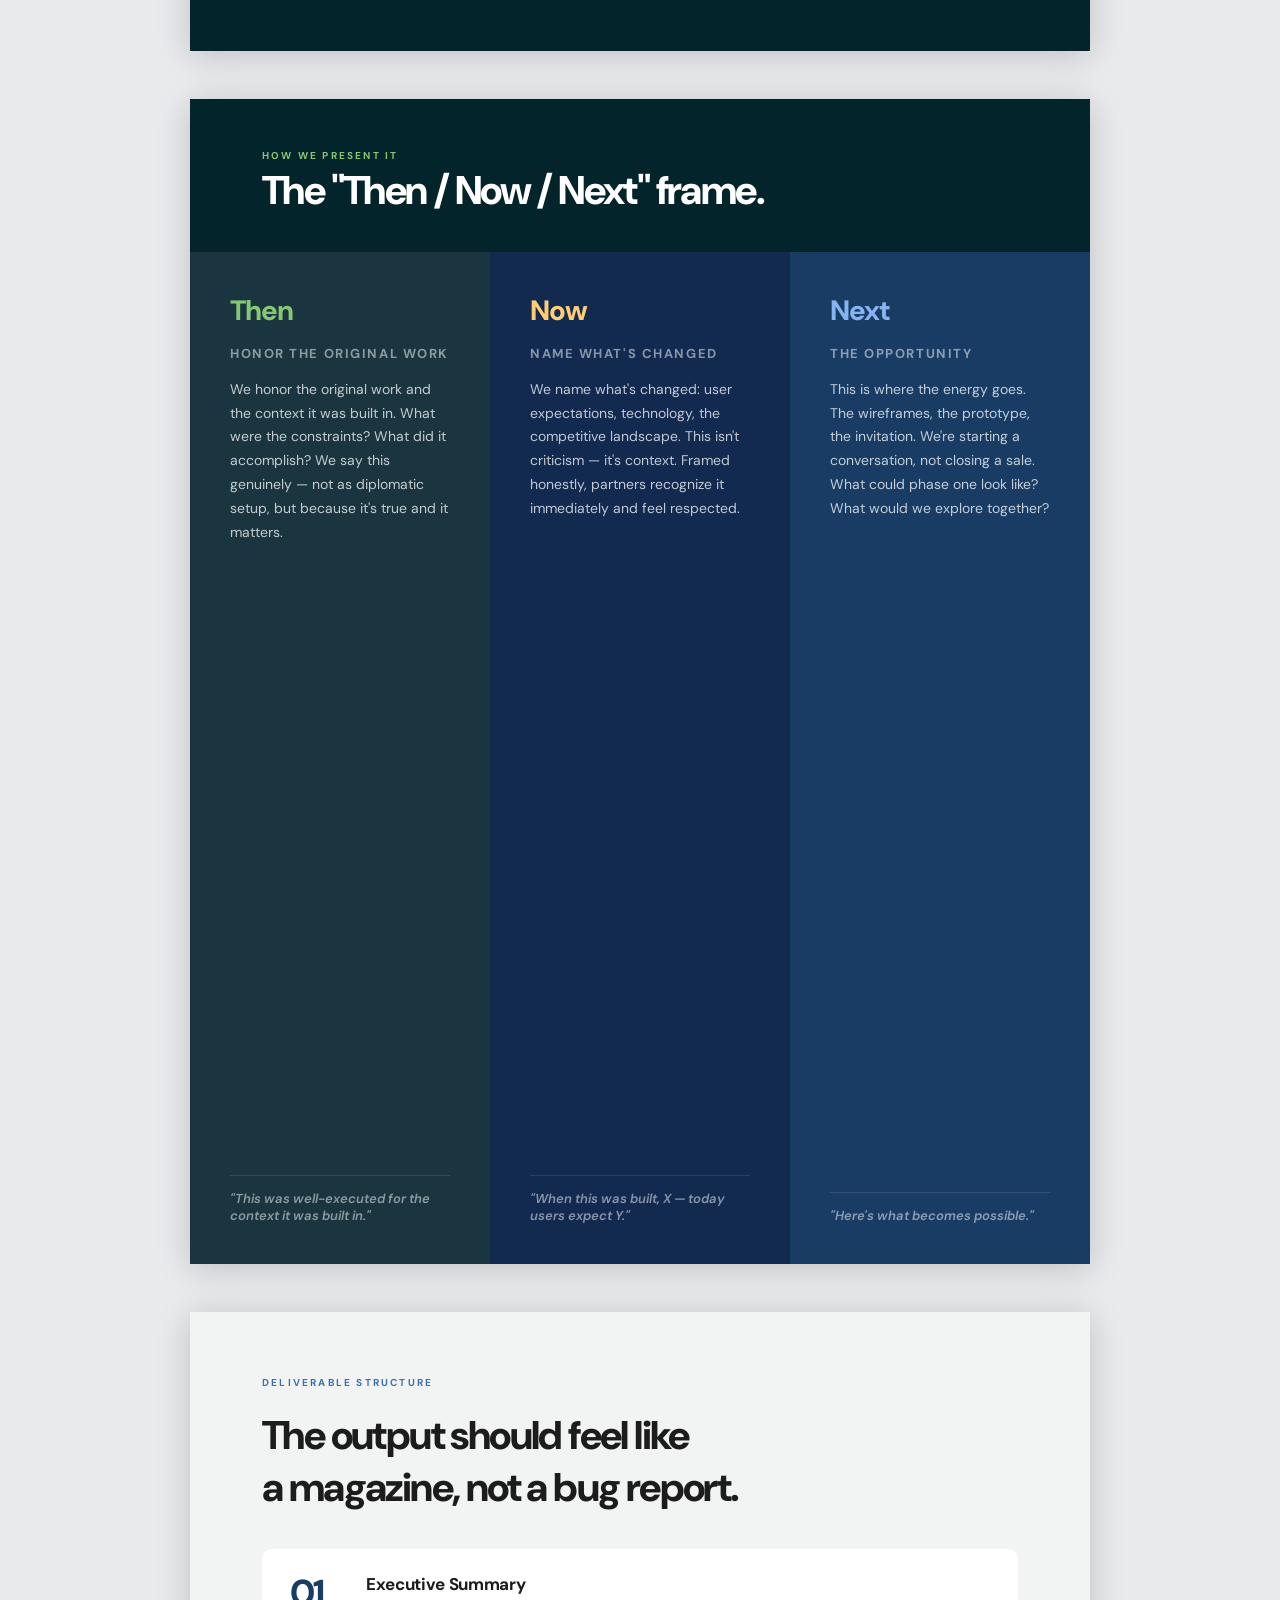
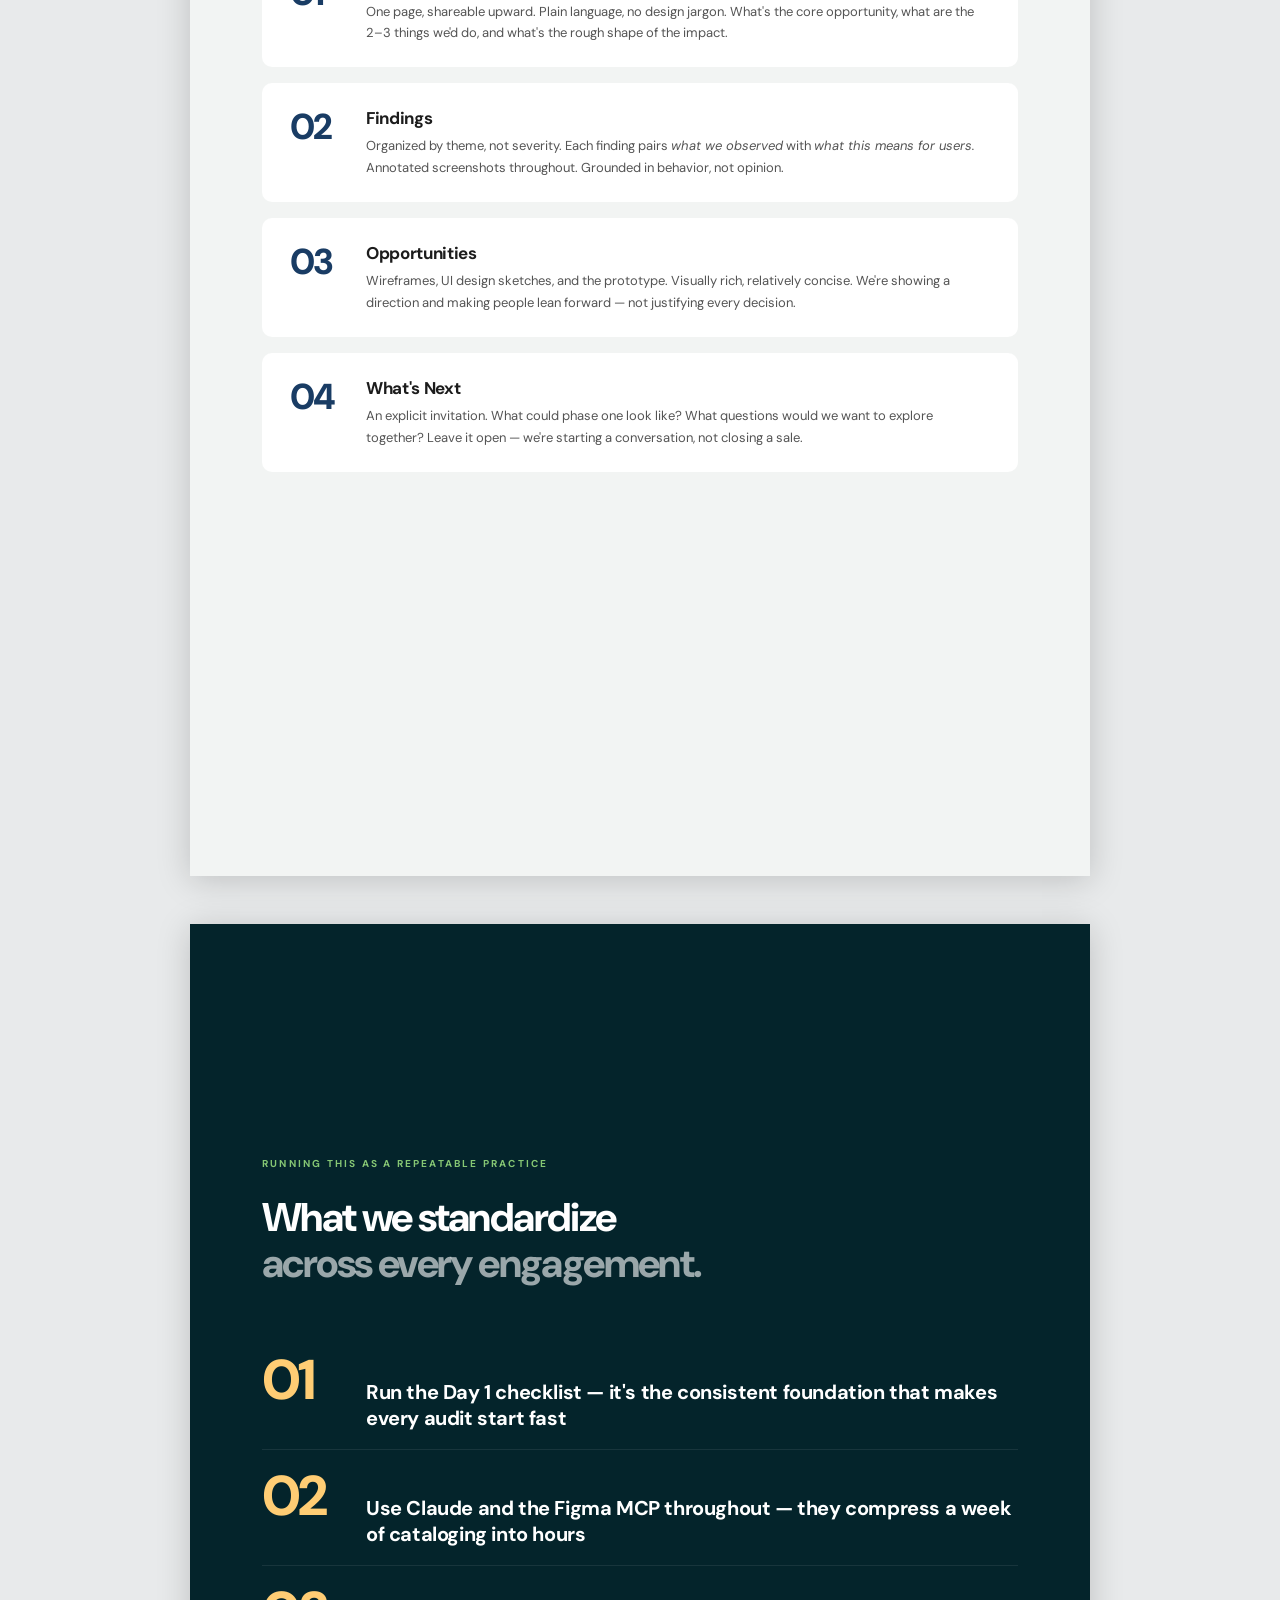
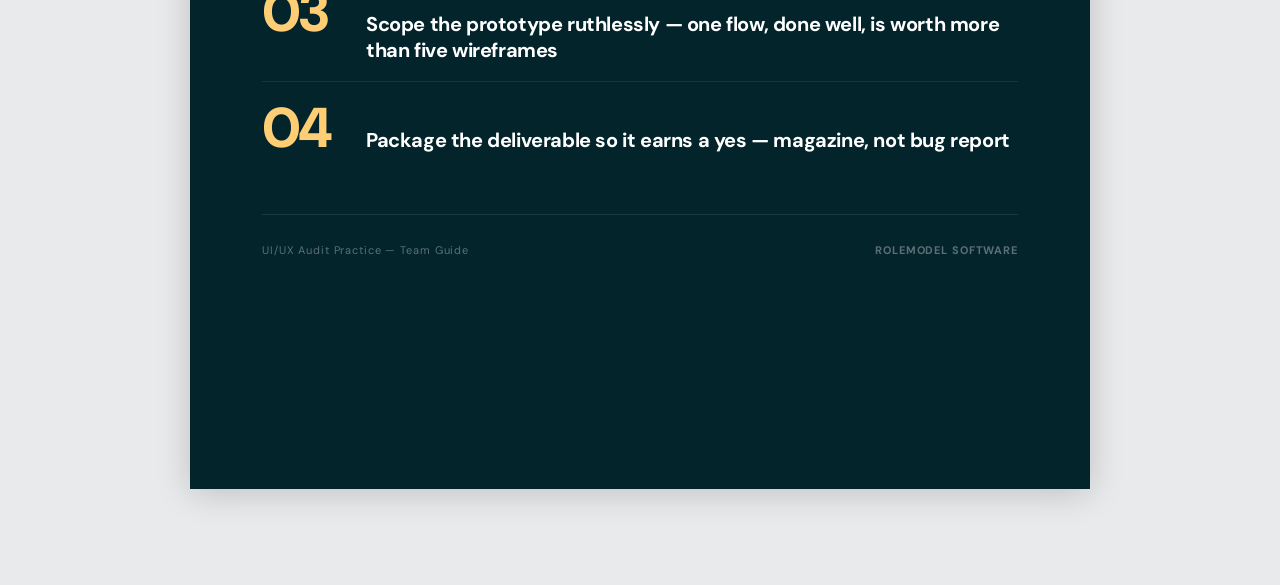
<file: skills/ux-audit/references/team-guide.html>
<!DOCTYPE html>
<html lang="en">
<head>
  <meta charset="UTF-8">
  <meta name="viewport" content="width=device-width, initial-scale=1.0">
  <title>UI/UX Audit Practice — Team Guide</title>
  <link href="https://fonts.googleapis.com/css2?family=DM+Sans:ital,opsz,wght@0,9..40,300;0,9..40,400;0,9..40,500;0,9..40,600;0,9..40,700;0,9..40,800;1,9..40,300;1,9..40,400&display=swap" rel="stylesheet">
  <script src="https://mcp.figma.com/mcp/html-to-design/capture.js" async></script>
  <style>
    :root {
      --dark:   #04242B;
      --navy:   #193C64;
      --green:  #86C774;
      --orange: #FFCD74;
      --white:  #FFFFFF;
      --fog:    #F2F4F3;
      --ink:    #1C1C1C;
      --mid:    #545454;
    }

    * { margin: 0; padding: 0; box-sizing: border-box; }

    body {
      background: #E8EAEB;
      font-family: 'DM Sans', -apple-system, sans-serif;
      padding: 48px 0;
    }

    /* ── SLIDE BASE ── */
    .slide {
      width: 900px;
      aspect-ratio: 8.5 / 11;
      margin: 0 auto 48px;
      overflow: hidden;
      position: relative;
      background: var(--white);
      box-shadow: 0 4px 32px rgba(0,0,0,0.18);
    }

    .eyebrow {
      font-size: 10px;
      font-weight: 700;
      letter-spacing: 0.22em;
      text-transform: uppercase;
    }

    /* ════════════════════════════════════════
       SLIDE 1 — COVER
    ════════════════════════════════════════ */
    .cover {
      background: var(--dark);
      display: grid;
      grid-template-rows: 1fr auto;
      padding: 64px 72px;
    }

    .cover-body {
      display: flex;
      flex-direction: column;
      justify-content: center;
    }

    .cover .eyebrow {
      color: var(--green);
      margin-bottom: 28px;
    }

    .cover h1 {
      font-size: 64px;
      font-weight: 800;
      line-height: 1.05;
      letter-spacing: -0.04em;
      color: var(--white);
      margin-bottom: 32px;
    }

    .cover h1 em {
      font-style: normal;
      color: rgba(255,255,255,0.6);
    }

    .cover-sub {
      font-size: 18px;
      color: rgba(255,255,255,0.7);
      line-height: 1.6;
      max-width: 560px;
      font-weight: 400;
    }

    .cover-rule {
      width: 48px;
      height: 3px;
      background: var(--orange);
      margin: 28px 0;
    }

    .cover-stats {
      display: flex;
      gap: 48px;
    }

    .cover-stat-num {
      font-size: 44px;
      font-weight: 800;
      color: var(--orange);
      letter-spacing: -0.04em;
      line-height: 1;
    }

    .cover-stat-label {
      font-size: 11px;
      font-weight: 600;
      text-transform: uppercase;
      letter-spacing: 0.14em;
      color: rgba(255,255,255,0.6);
      margin-top: 4px;
    }

    .cover-footer {
      display: flex;
      justify-content: space-between;
      align-items: flex-end;
      padding-top: 32px;
      border-top: 1px solid rgba(255,255,255,0.1);
    }

    .cover-footer-label {
      font-size: 11px;
      color: rgba(255,255,255,0.4);
      letter-spacing: 0.08em;
    }

    .rm-mark {
      font-size: 12px;
      font-weight: 700;
      color: rgba(255,255,255,0.35);
      letter-spacing: 0.06em;
    }

    /* ════════════════════════════════════════
       SLIDE 2 — WHY
    ════════════════════════════════════════ */
    .why-slide {
      background: var(--navy);
      display: grid;
      grid-template-columns: 1fr 1fr;
      overflow: hidden;
    }

    .why-left {
      background: var(--dark);
      padding: 72px 52px;
      display: flex;
      flex-direction: column;
      justify-content: center;
    }

    .why-left .eyebrow {
      color: var(--green);
      margin-bottom: 24px;
    }

    .why-left h2 {
      font-size: 44px;
      font-weight: 800;
      letter-spacing: -0.04em;
      line-height: 1.1;
      color: var(--white);
      margin-bottom: 28px;
    }

    .why-left h2 em {
      font-style: normal;
      color: var(--green);
    }

    .why-left p {
      font-size: 15px;
      line-height: 1.7;
      color: rgba(255,255,255,0.7);
    }

    .why-right {
      padding: 72px 52px;
      display: flex;
      flex-direction: column;
      justify-content: center;
      gap: 32px;
    }

    .why-point {
      display: flex;
      flex-direction: column;
      gap: 8px;
      padding-bottom: 32px;
      border-bottom: 1px solid rgba(255,255,255,0.1);
    }

    .why-point:last-child {
      border-bottom: none;
      padding-bottom: 0;
    }

    .why-point-label {
      font-size: 11px;
      font-weight: 700;
      letter-spacing: 0.18em;
      text-transform: uppercase;
      color: var(--orange);
    }

    .why-point p {
      font-size: 15px;
      line-height: 1.65;
      color: rgba(255,255,255,0.75);
    }

    /* ════════════════════════════════════════
       SLIDE 3 — FOUR LENSES
    ════════════════════════════════════════ */
    .lenses-slide {
      background: var(--fog);
      padding: 64px 72px;
      display: flex;
      flex-direction: column;
    }

    .lenses-slide .eyebrow {
      color: #3A70B3;
      margin-bottom: 20px;
    }

    .lenses-slide h2 {
      font-size: 40px;
      font-weight: 800;
      letter-spacing: -0.04em;
      color: var(--ink);
      margin-bottom: 40px;
      line-height: 1.15;
    }

    .lenses-grid {
      display: grid;
      grid-template-columns: 1fr 1fr;
      gap: 20px;
      flex: 1;
    }

    .lens-card {
      background: var(--white);
      border-radius: 12px;
      padding: 32px;
      display: flex;
      flex-direction: column;
      gap: 12px;
    }

    .lens-num {
      font-size: 44px;
      font-weight: 800;
      letter-spacing: -0.05em;
      line-height: 1;
    }

    .lens-card:nth-child(1) .lens-num { color: var(--navy); }
    .lens-card:nth-child(2) .lens-num { color: #3A70B3; }
    .lens-card:nth-child(3) .lens-num { color: #2E7D32; }
    .lens-card:nth-child(4) .lens-num { color: #E65100; }

    .lens-name {
      font-size: 17px;
      font-weight: 700;
      letter-spacing: -0.02em;
      color: var(--ink);
    }

    .lens-body {
      font-size: 13px;
      line-height: 1.65;
      color: var(--mid);
      flex: 1;
    }

    .lens-question {
      font-size: 12px;
      font-weight: 600;
      font-style: italic;
      color: var(--navy);
      padding-top: 10px;
      border-top: 1px solid #E8EAEB;
    }

    /* ════════════════════════════════════════
       SLIDE 4 — THE PROCESS
    ════════════════════════════════════════ */
    .process-slide {
      background: var(--dark);
      padding: 64px 72px;
      display: flex;
      flex-direction: column;
    }

    .process-slide .eyebrow {
      color: var(--orange);
      margin-bottom: 20px;
    }

    .process-slide h2 {
      font-size: 40px;
      font-weight: 800;
      letter-spacing: -0.04em;
      color: var(--white);
      margin-bottom: 40px;
    }

    .process-cols {
      display: grid;
      grid-template-columns: 1fr 1fr 1fr;
      gap: 24px;
      flex: 1;
    }

    .process-col {
      display: flex;
      flex-direction: column;
      gap: 16px;
      padding: 28px 24px;
      background: rgba(255,255,255,0.05);
      border-radius: 10px;
      border-top: 3px solid;
    }

    .process-col:nth-child(1) { border-color: var(--green); }
    .process-col:nth-child(2) { border-color: var(--orange); }
    .process-col:nth-child(3) { border-color: #86B4F0; }

    .process-day {
      font-size: 11px;
      font-weight: 700;
      letter-spacing: 0.18em;
      text-transform: uppercase;
    }

    .process-col:nth-child(1) .process-day { color: var(--green); }
    .process-col:nth-child(2) .process-day { color: var(--orange); }
    .process-col:nth-child(3) .process-day { color: #86B4F0; }

    .process-phase {
      font-size: 20px;
      font-weight: 700;
      color: var(--white);
      letter-spacing: -0.02em;
      line-height: 1.25;
    }

    .process-body {
      font-size: 13px;
      line-height: 1.7;
      color: rgba(255,255,255,0.65);
      flex: 1;
    }

    .process-output {
      font-size: 11px;
      font-weight: 700;
      letter-spacing: 0.1em;
      text-transform: uppercase;
      color: rgba(255,255,255,0.4);
      margin-top: 8px;
    }

    .process-deliverable {
      font-size: 12px;
      color: rgba(255,255,255,0.6);
      line-height: 1.6;
    }

    /* ════════════════════════════════════════
       SLIDE 5 — THEN / NOW / NEXT
    ════════════════════════════════════════ */
    .tnn-slide {
      display: grid;
      grid-template-rows: auto 1fr;
      overflow: hidden;
    }

    .tnn-header {
      background: var(--dark);
      padding: 44px 72px 36px;
    }

    .tnn-header .eyebrow {
      color: var(--green);
      margin-bottom: 14px;
    }

    .tnn-header h2 {
      font-size: 40px;
      font-weight: 800;
      letter-spacing: -0.04em;
      color: var(--white);
    }

    .tnn-cols {
      display: grid;
      grid-template-columns: 1fr 1fr 1fr;
    }

    .tnn-col {
      padding: 40px 40px;
      display: flex;
      flex-direction: column;
      gap: 16px;
    }

    .tnn-col:nth-child(1) { background: #1A3540; }
    .tnn-col:nth-child(2) { background: #122950; }
    .tnn-col:nth-child(3) { background: var(--navy); }

    .tnn-label {
      font-size: 28px;
      font-weight: 800;
      letter-spacing: -0.04em;
    }

    .tnn-col:nth-child(1) .tnn-label { color: var(--green); }
    .tnn-col:nth-child(2) .tnn-label { color: var(--orange); }
    .tnn-col:nth-child(3) .tnn-label { color: #86B4F0; }

    .tnn-subtitle {
      font-size: 13px;
      font-weight: 700;
      text-transform: uppercase;
      letter-spacing: 0.12em;
      color: rgba(255,255,255,0.5);
    }

    .tnn-body {
      font-size: 14px;
      line-height: 1.7;
      color: rgba(255,255,255,0.75);
      flex: 1;
    }

    .tnn-rule {
      font-size: 13px;
      font-weight: 600;
      font-style: italic;
      color: rgba(255,255,255,0.5);
      padding-top: 14px;
      border-top: 1px solid rgba(255,255,255,0.1);
    }

    /* ════════════════════════════════════════
       SLIDE 6 — DELIVERABLE STRUCTURE
    ════════════════════════════════════════ */
    .deliverable-slide {
      background: var(--fog);
      padding: 64px 72px;
      display: flex;
      flex-direction: column;
    }

    .deliverable-slide .eyebrow {
      color: #3A70B3;
      margin-bottom: 20px;
    }

    .deliverable-slide h2 {
      font-size: 40px;
      font-weight: 800;
      letter-spacing: -0.04em;
      color: var(--ink);
      margin-bottom: 36px;
    }

    .deliverable-list {
      display: flex;
      flex-direction: column;
      gap: 16px;
      flex: 1;
    }

    .deliverable-item {
      display: grid;
      grid-template-columns: 56px 1fr;
      gap: 20px;
      background: var(--white);
      border-radius: 10px;
      padding: 24px 28px;
      align-items: start;
    }

    .deliverable-n {
      font-size: 36px;
      font-weight: 800;
      letter-spacing: -0.05em;
      line-height: 1;
      color: var(--navy);
      padding-top: 2px;
    }

    .deliverable-name {
      font-size: 17px;
      font-weight: 700;
      color: var(--ink);
      margin-bottom: 6px;
      letter-spacing: -0.02em;
    }

    .deliverable-desc {
      font-size: 13px;
      line-height: 1.65;
      color: var(--mid);
    }

    /* ════════════════════════════════════════
       SLIDE 7 — CLOSE
    ════════════════════════════════════════ */
    .close-slide {
      background: var(--dark);
      padding: 64px 72px;
      display: grid;
      align-content: center;
      gap: 0;
    }

    .close-slide .eyebrow {
      color: var(--green);
      margin-bottom: 24px;
    }

    .close-slide h2 {
      font-size: 40px;
      font-weight: 800;
      letter-spacing: -0.04em;
      color: var(--white);
      margin-bottom: 48px;
      line-height: 1.15;
    }

    .close-slide h2 em {
      font-style: normal;
      color: rgba(255,255,255,0.6);
    }

    .close-recs {
      display: flex;
      flex-direction: column;
    }

    .close-rec {
      display: flex;
      align-items: baseline;
      gap: 24px;
      padding: 18px 0;
      border-bottom: 1px solid rgba(255,255,255,0.08);
    }

    .close-rec:last-child {
      border-bottom: none;
    }

    .close-rec-num {
      font-size: 56px;
      font-weight: 800;
      letter-spacing: -0.06em;
      color: var(--orange);
      line-height: 1;
      min-width: 80px;
    }

    .close-rec-title {
      font-size: 20px;
      font-weight: 700;
      color: var(--white);
      letter-spacing: -0.02em;
      line-height: 1.3;
    }

    .close-footer {
      display: flex;
      justify-content: space-between;
      align-items: center;
      margin-top: 40px;
      padding-top: 28px;
      border-top: 1px solid rgba(255,255,255,0.1);
    }

    .close-footer-label {
      font-size: 11px;
      color: rgba(255,255,255,0.35);
      letter-spacing: 0.08em;
    }

    .rm-credit {
      font-size: 11px;
      font-weight: 700;
      color: rgba(255,255,255,0.35);
      letter-spacing: 0.08em;
      text-transform: uppercase;
    }
  </style>
</head>
<body>

  <!-- ══ SLIDE 1: COVER ══════════════════════ -->
  <div class="slide cover">
    <div class="cover-body">
      <span class="eyebrow">RoleModel Software</span>
      <h1>UI/UX Audit<br><em>Practice</em></h1>
      <div class="cover-rule"></div>
      <p class="cover-sub">How we run partner re-engagement audits — and why the combination of Claude and the Figma MCP changes what's possible.</p>
    </div>
    <div class="cover-footer">
      <div class="cover-stats">
        <div>
          <div class="cover-stat-num">3</div>
          <div class="cover-stat-label">Days</div>
        </div>
        <div>
          <div class="cover-stat-num">4</div>
          <div class="cover-stat-label">Lenses</div>
        </div>
        <div>
          <div class="cover-stat-num">1</div>
          <div class="cover-stat-label">Prototype</div>
        </div>
      </div>
      <div class="cover-footer-label">Team Guide · Companion: Day 1 Audit Checklist</div>
    </div>
  </div>

  <!-- ══ SLIDE 2: WHY ════════════════════════ -->
  <div class="slide why-slide">
    <div class="why-left">
      <span class="eyebrow">Why We're Doing This</span>
      <h2>Show up with<br><em>energy</em>,<br>not a list of<br><em>problems</em>.</h2>
      <p>We have a real opportunity with long-standing partners — products we may have launched years ago that could genuinely benefit from what we can do today.</p>
    </div>
    <div class="why-right">
      <div class="why-point">
        <div class="why-point-label">The goal</div>
        <p>Not to walk in with a list of problems — but with a compelling vision for what these products could become.</p>
      </div>
      <div class="why-point">
        <div class="why-point-label">For partners</div>
        <p>These audits should feel exciting, not critical. An honest look at where things stand and a motivating picture of what's possible.</p>
      </div>
      <div class="why-point">
        <div class="why-point-label">For us</div>
        <p>The AI-accelerated workflow compresses over a week of work into 2–3 focused days. That's how we make this practice scale.</p>
      </div>
    </div>
  </div>

  <!-- ══ SLIDE 3: FOUR LENSES ════════════════ -->
  <div class="slide lenses-slide">
    <span class="eyebrow">What We're Evaluating</span>
    <h2>Four lenses.<br>Every product, every time.</h2>
    <div class="lenses-grid">
      <div class="lens-card">
        <div class="lens-num">01</div>
        <div class="lens-name">Experience Gaps</div>
        <div class="lens-body">Moments where users have to work harder than they should. Confusing navigation, flows that don't match how people think about a task, forms that ask for too much.</div>
        <div class="lens-question">Where does this product fight the user?</div>
      </div>
      <div class="lens-card">
        <div class="lens-num">02</div>
        <div class="lens-name">Visual &amp; Brand Coherence</div>
        <div class="lens-body">Design inconsistency accumulates quietly. Different button treatments, mismatched type scales, color drift — these erode trust even when users can't articulate why.</div>
        <div class="lens-question">Does this feel like one product?</div>
      </div>
      <div class="lens-card">
        <div class="lens-num">03</div>
        <div class="lens-name">Modernization Moments</div>
        <div class="lens-body">High-visibility improvements that have become table stakes since the original design: accessibility compliance, mobile responsiveness, a proper component system.</div>
        <div class="lens-question">What has the industry moved past us on?</div>
      </div>
      <div class="lens-card">
        <div class="lens-num">04</div>
        <div class="lens-name">Strategic Opportunities</div>
        <div class="lens-body">Where is the product constrained by old decisions that are actually solvable now? What could it do that it doesn't today? This section should feel generative — a glimpse of v-next.</div>
        <div class="lens-question">What becomes possible next?</div>
      </div>
    </div>
  </div>

  <!-- ══ SLIDE 4: THE PROCESS ════════════════ -->
  <div class="slide process-slide">
    <span class="eyebrow">The 2–3 Day Process</span>
    <h2>Structured, fast, and repeatable.</h2>
    <div class="process-cols">
      <div class="process-col">
        <div class="process-day">Day 1</div>
        <div class="process-phase">Discover &amp; Document</div>
        <div class="process-body">Run a structured heuristic walkthrough using the audit checklist. Use Claude to surface friction points, accessibility gaps, and pattern inconsistencies. Pull existing Figma files — use the Figma MCP to extract tokens, component inventories, and layout patterns.</div>
        <div class="process-output">Producing:</div>
        <div class="process-deliverable">Annotated findings list · Component inventory · First-pass friction map</div>
      </div>
      <div class="process-col">
        <div class="process-day">Day 2</div>
        <div class="process-phase">Synthesize &amp; Prioritize</div>
        <div class="process-body">Not every finding is worth presenting. Prioritize on two axes: user impact and implementation effort. Claude helps draft the narrative framing. By end of day, rough wireframes in Figma for the 2–3 highest-impact opportunities.</div>
        <div class="process-output">Producing:</div>
        <div class="process-deliverable">Prioritized findings · Draft narrative · Initial wireframes</div>
      </div>
      <div class="process-col">
        <div class="process-day">Day 3</div>
        <div class="process-phase">Prototype &amp; Package</div>
        <div class="process-body">Pick one or two of the strongest opportunities and build a lightweight vibe-coded prototype. One flow, done well. The goal is an "aha" moment. Then assemble the deliverable — Claude drafts narrative, Figma handles visual presentation.</div>
        <div class="process-output">Producing:</div>
        <div class="process-deliverable">Clickable prototype · Complete partner-facing deliverable</div>
      </div>
    </div>
  </div>

  <!-- ══ SLIDE 5: THEN / NOW / NEXT ══════════ -->
  <div class="slide tnn-slide">
    <div class="tnn-header">
      <span class="eyebrow">How We Present It</span>
      <h2>The "Then / Now / Next" frame.</h2>
    </div>
    <div class="tnn-cols">
      <div class="tnn-col">
        <div class="tnn-label">Then</div>
        <div class="tnn-subtitle">Honor the original work</div>
        <div class="tnn-body">We honor the original work and the context it was built in. What were the constraints? What did it accomplish? We say this genuinely — not as diplomatic setup, but because it's true and it matters.</div>
        <div class="tnn-rule">"This was well-executed for the context it was built in."</div>
      </div>
      <div class="tnn-col">
        <div class="tnn-label">Now</div>
        <div class="tnn-subtitle">Name what's changed</div>
        <div class="tnn-body">We name what's changed: user expectations, technology, the competitive landscape. This isn't criticism — it's context. Framed honestly, partners recognize it immediately and feel respected.</div>
        <div class="tnn-rule">"When this was built, X — today users expect Y."</div>
      </div>
      <div class="tnn-col">
        <div class="tnn-label">Next</div>
        <div class="tnn-subtitle">The opportunity</div>
        <div class="tnn-body">This is where the energy goes. The wireframes, the prototype, the invitation. We're starting a conversation, not closing a sale. What could phase one look like? What would we explore together?</div>
        <div class="tnn-rule">"Here's what becomes possible."</div>
      </div>
    </div>
  </div>

  <!-- ══ SLIDE 6: DELIVERABLE STRUCTURE ══════ -->
  <div class="slide deliverable-slide">
    <span class="eyebrow">Deliverable Structure</span>
    <h2>The output should feel like<br>a magazine, not a bug report.</h2>
    <div class="deliverable-list">
      <div class="deliverable-item">
        <div class="deliverable-n">01</div>
        <div>
          <div class="deliverable-name">Executive Summary</div>
          <div class="deliverable-desc">One page, shareable upward. Plain language, no design jargon. What's the core opportunity, what are the 2–3 things we'd do, and what's the rough shape of the impact.</div>
        </div>
      </div>
      <div class="deliverable-item">
        <div class="deliverable-n">02</div>
        <div>
          <div class="deliverable-name">Findings</div>
          <div class="deliverable-desc">Organized by theme, not severity. Each finding pairs <em>what we observed</em> with <em>what this means for users.</em> Annotated screenshots throughout. Grounded in behavior, not opinion.</div>
        </div>
      </div>
      <div class="deliverable-item">
        <div class="deliverable-n">03</div>
        <div>
          <div class="deliverable-name">Opportunities</div>
          <div class="deliverable-desc">Wireframes, UI design sketches, and the prototype. Visually rich, relatively concise. We're showing a direction and making people lean forward — not justifying every decision.</div>
        </div>
      </div>
      <div class="deliverable-item">
        <div class="deliverable-n">04</div>
        <div>
          <div class="deliverable-name">What's Next</div>
          <div class="deliverable-desc">An explicit invitation. What could phase one look like? What questions would we want to explore together? Leave it open — we're starting a conversation, not closing a sale.</div>
        </div>
      </div>
    </div>
  </div>

  <!-- ══ SLIDE 7: CLOSE ══════════════════════ -->
  <div class="slide close-slide">
    <span class="eyebrow">Running This as a Repeatable Practice</span>
    <h2>What we standardize<br><em>across every engagement.</em></h2>
    <div class="close-recs">
      <div class="close-rec">
        <div class="close-rec-num">01</div>
        <div class="close-rec-title">Run the Day 1 checklist — it's the consistent foundation that makes every audit start fast</div>
      </div>
      <div class="close-rec">
        <div class="close-rec-num">02</div>
        <div class="close-rec-title">Use Claude and the Figma MCP throughout — they compress a week of cataloging into hours</div>
      </div>
      <div class="close-rec">
        <div class="close-rec-num">03</div>
        <div class="close-rec-title">Scope the prototype ruthlessly — one flow, done well, is worth more than five wireframes</div>
      </div>
      <div class="close-rec">
        <div class="close-rec-num">04</div>
        <div class="close-rec-title">Package the deliverable so it earns a yes — magazine, not bug report</div>
      </div>
    </div>
    <div class="close-footer">
      <div class="close-footer-label">UI/UX Audit Practice — Team Guide</div>
      <div class="rm-credit">RoleModel Software</div>
    </div>
  </div>

</body>
</html>
</file>
